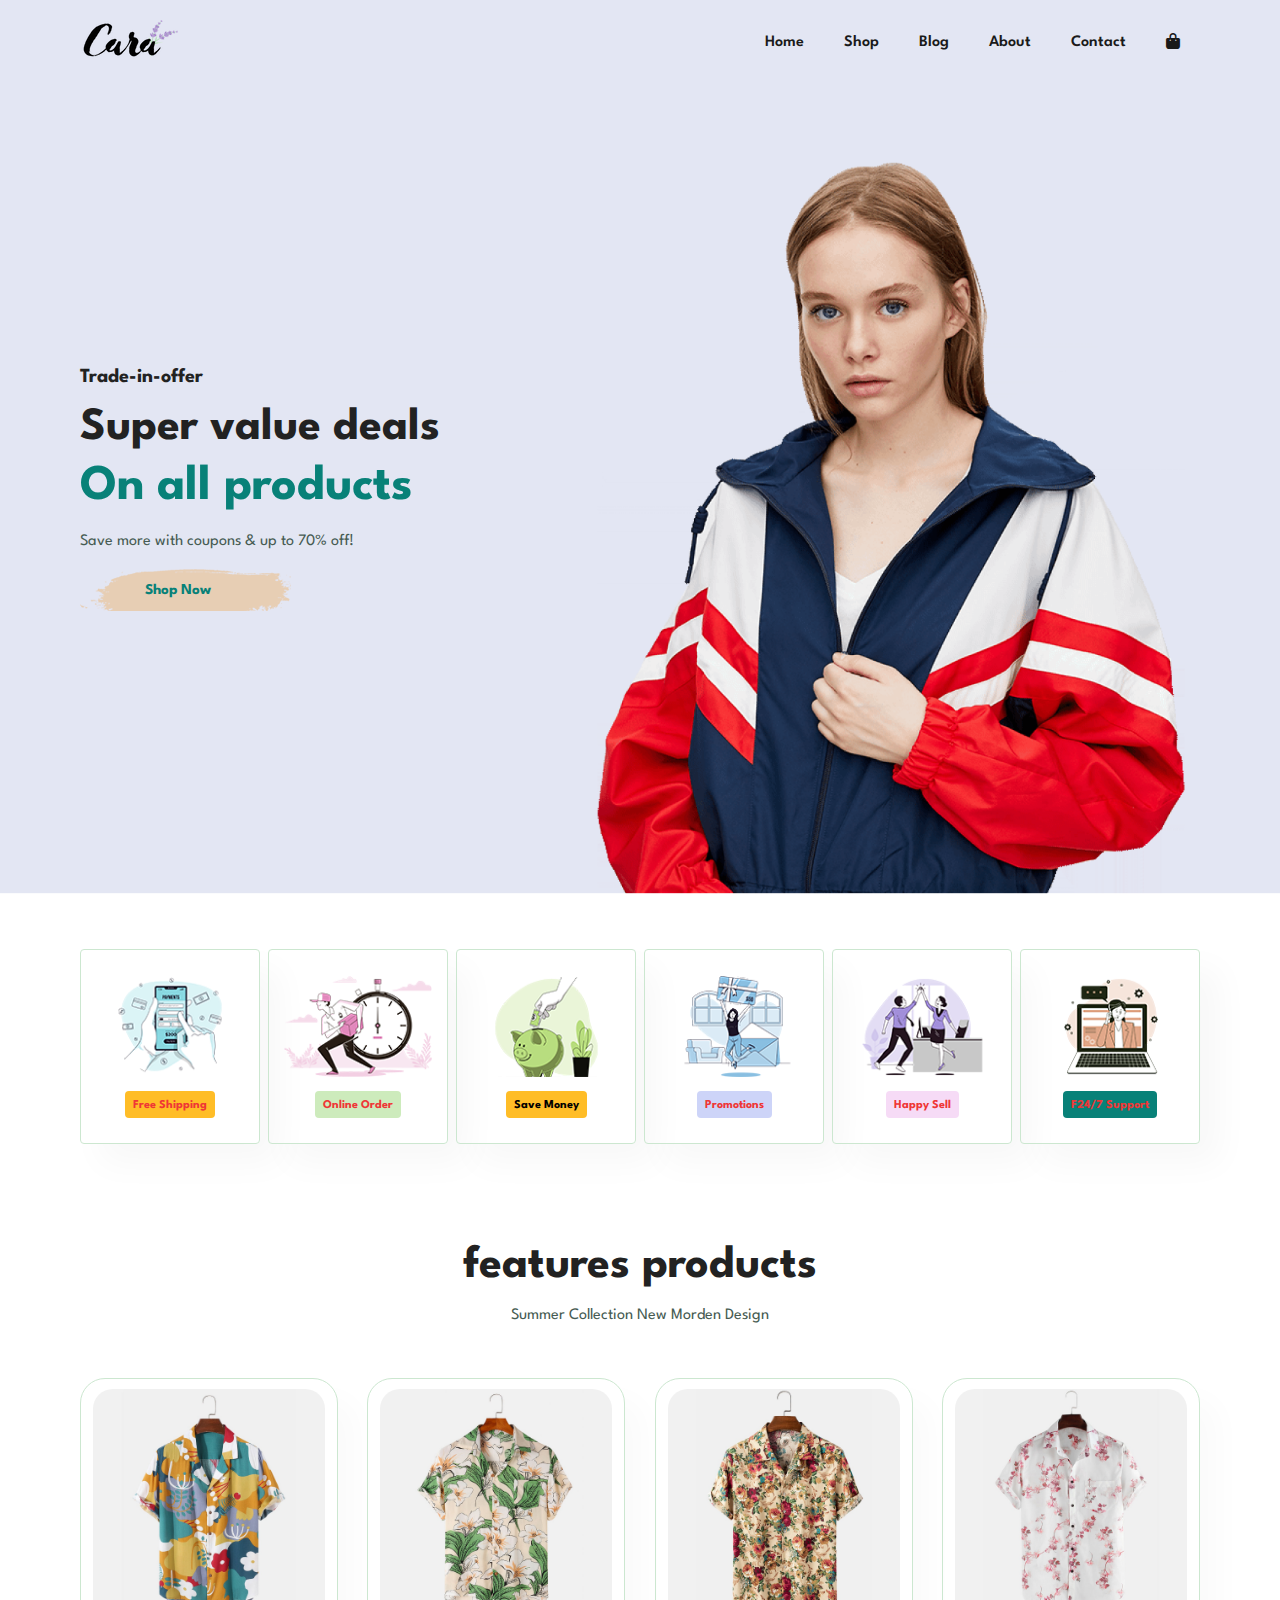
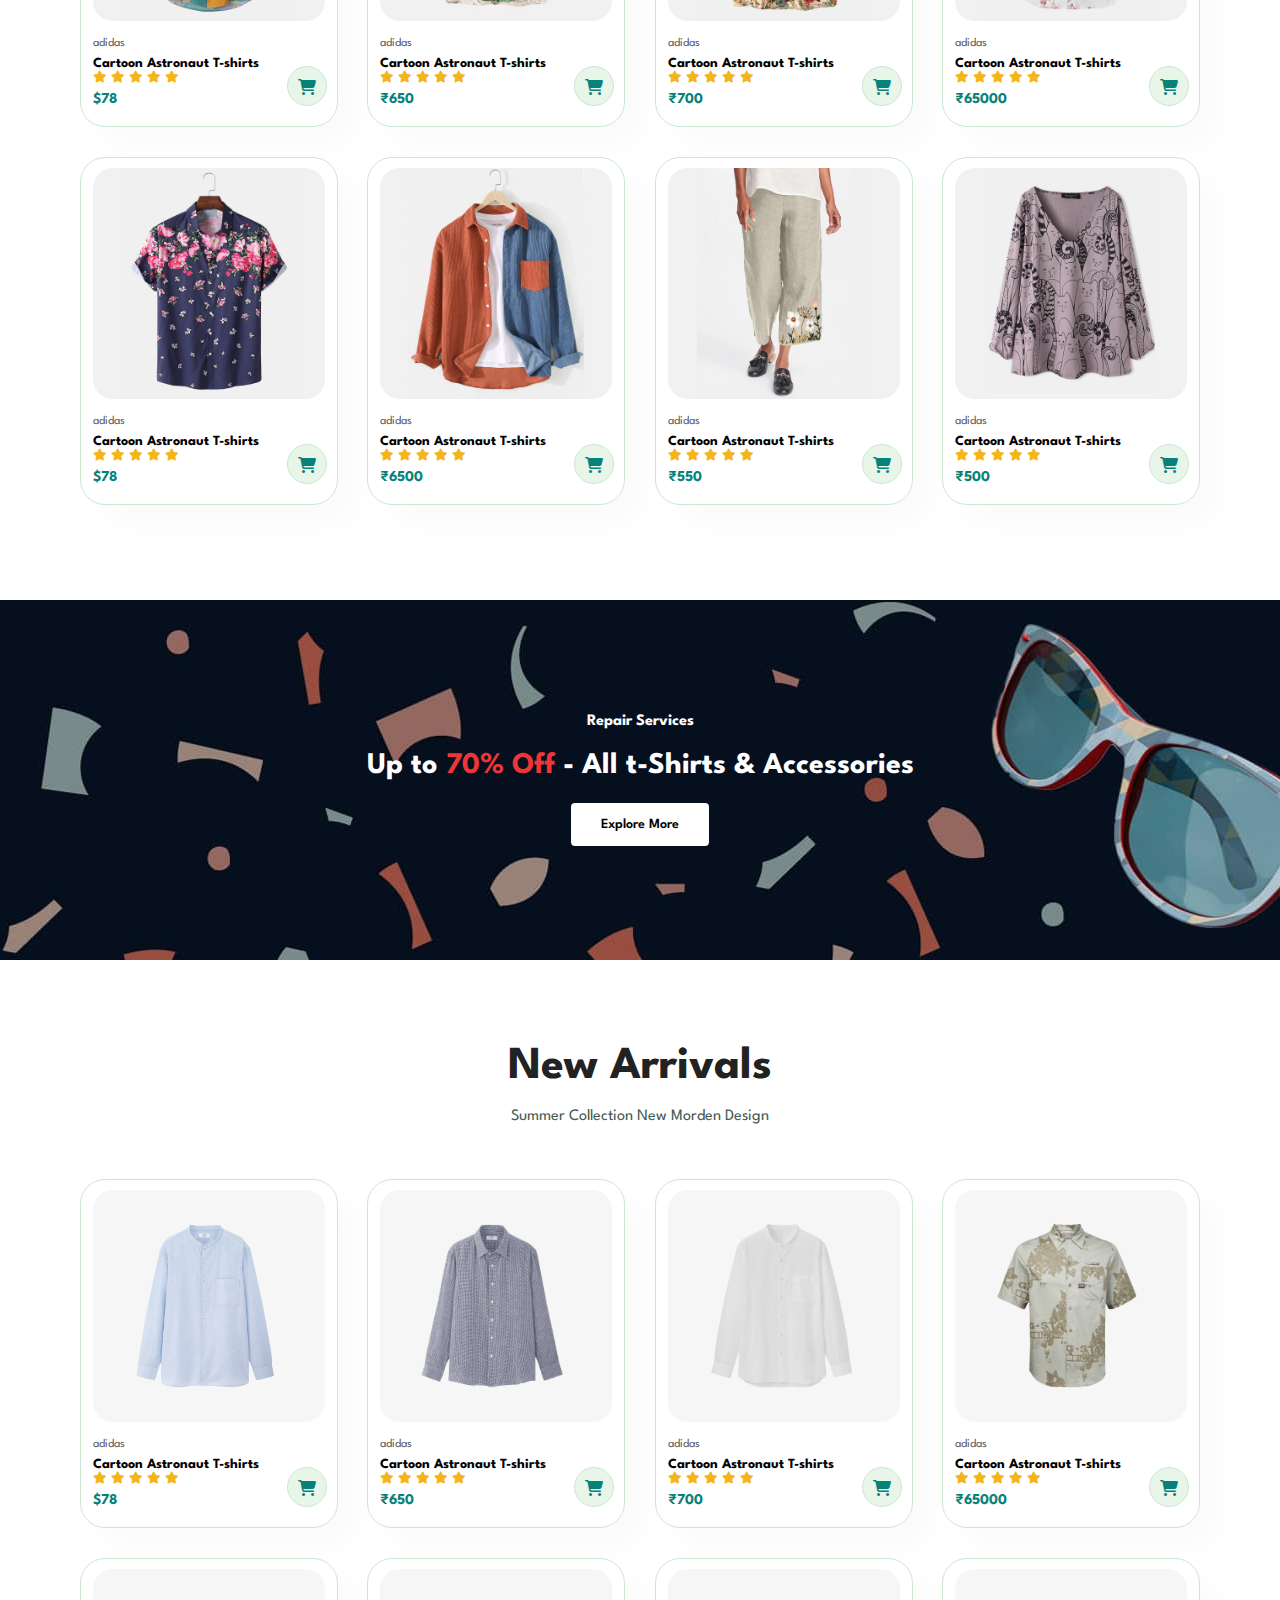
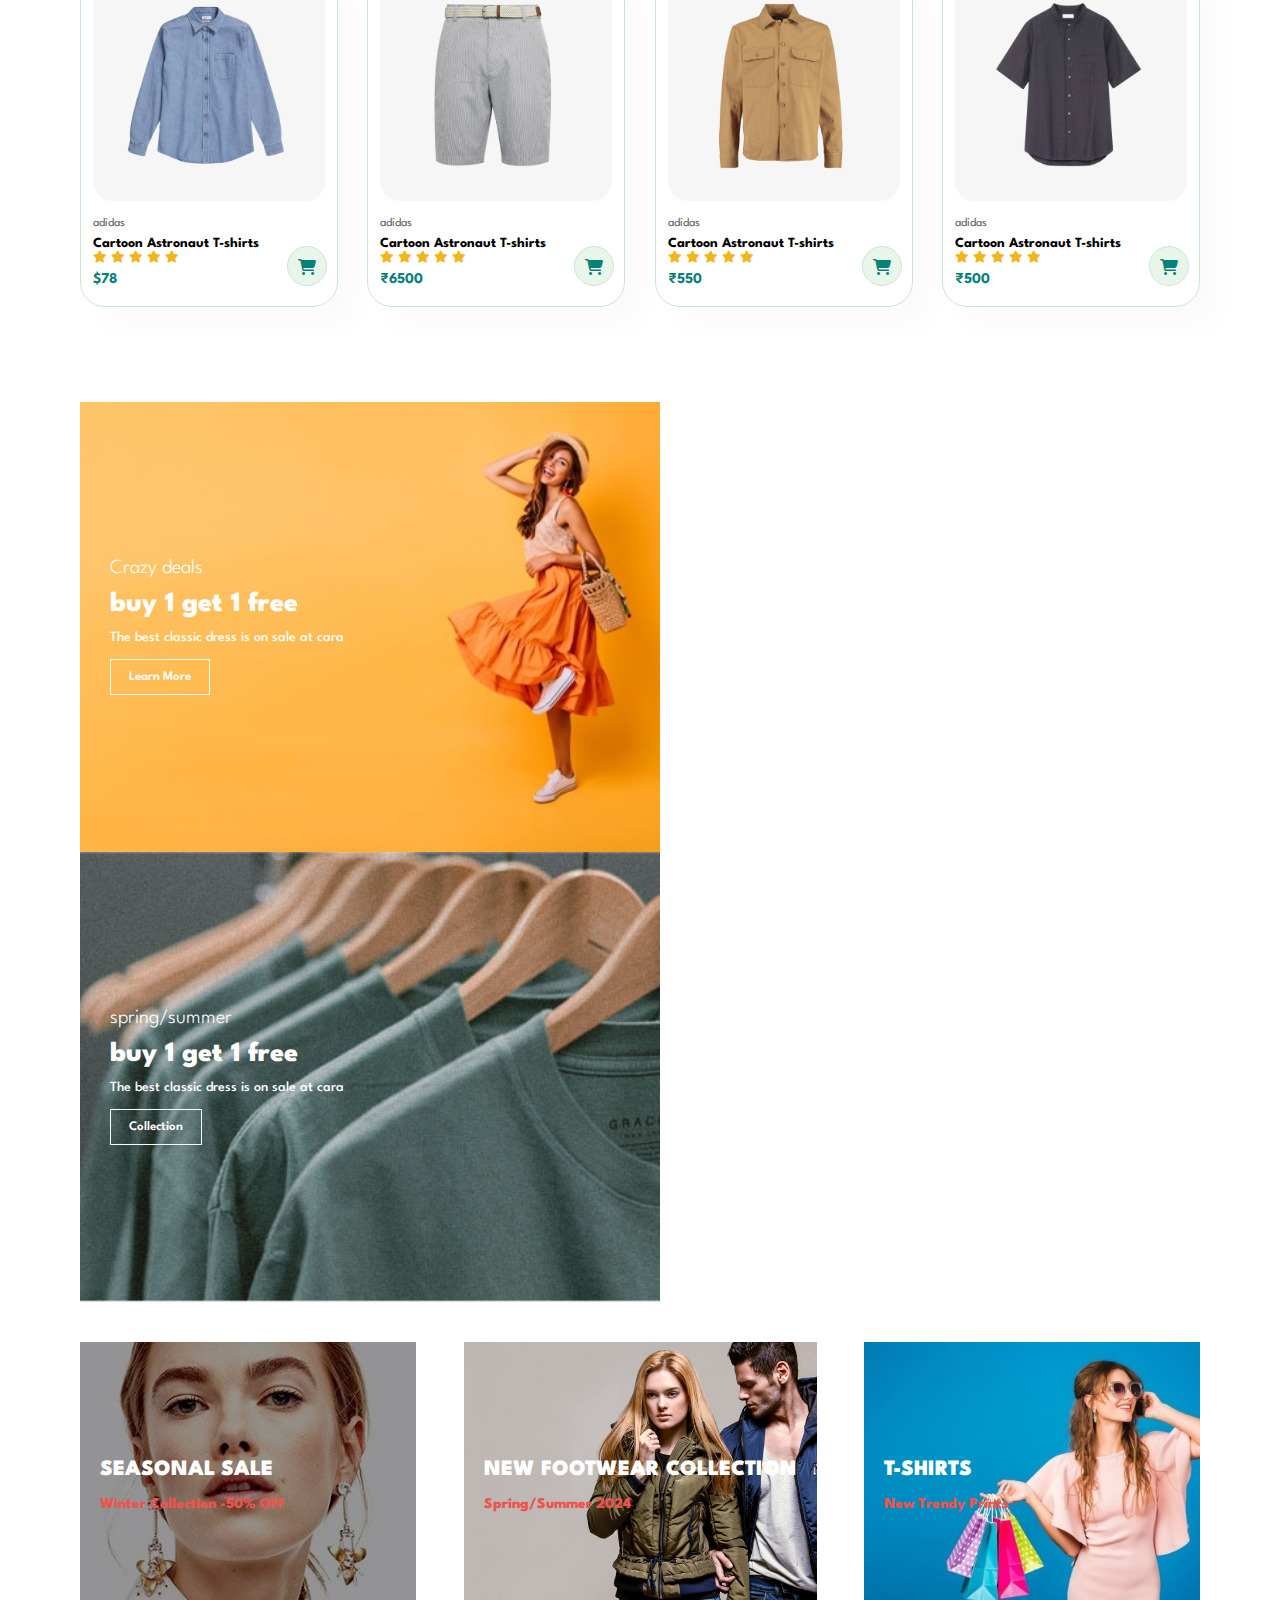
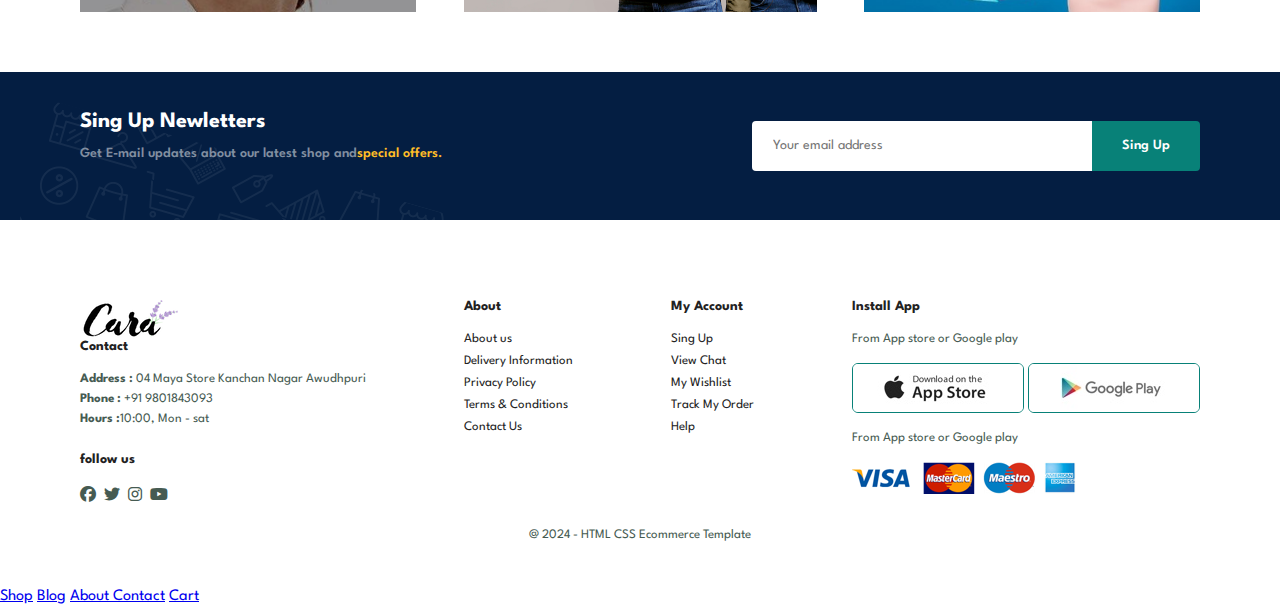
<file: index.html>
<!DOCTYPE html>
<html lang="en">
<head>
    <meta charset="UTF-8">
    <meta name="viewport" content="width=device-width, initial-scale=1.0">
    <title>Ecommerce </title>
    <!-- <link rel="stylesheet" href="path/to/font-awesome/css/font-awesome.min.css"> -->
    <link rel="stylesheet" href="https://cdnjs.cloudflare.com/ajax/libs/font-awesome/6.5.1/css/all.min.css" />
    <link rel="stylesheet" href="style.css">
</head>
<body>
     
    <section id="header">       
        <a href="#"><img src="img/logo.png" class="logo" alt=""></a>

           <div>
            <ul id="navbar">
                <li><a class="active" href="index.html">Home</a></li>
                <li><a href="shop.html">Shop</a></li>
                <li><a href="blog.html">Blog</a></li>
                <li><a href="about.html">About</a></li>
                <li><a href="contact.html">Contact</a></li>
                <!-- <a href="#" id="close"><i class="far fa-times"></i></a> -->
                <li id="lg-bag"><a href="cart.html"><i class="fa-solid fa-bag-shopping"></i></a></li>
                <a href="#" id="close"><i class="far fa-times"></i></a>
            </ul>
        </div>
        <div id="mobile">
            <i id="bar" class="fas fa-outdent"></i>
           <a href="cart.html"><i class="fa-solid fa-bag-shopping"></i></a>
           
        </div>
    </section>

    <section id="hero">
        <h4>Trade-in-offer</h4>
        <h2>Super value deals</h2>
        <h1>On all products</h1>
        <p>Save more with coupons & up to 70% off! </p>
        <button>Shop Now</button>
    </section>
    
<section id="feature" class="section-p1">
    <div class="fe-box">
        <img src="img/features/f1.png" alt="">
        <h6>Free Shipping</h6>
    </div>
    <div class="fe-box">
        <img src="img/features/f2.png" alt="">
        <h6>Online Order</h6>
    </div>
    <div class="fe-box">
        <img src="img/features/f3.png" alt="">
        <h6>Save Money</h6>
    </div>
    <div class="fe-box">
        <img src="img/features/f4.png" alt="">
        <h6>Promotions</h6>
    </div>
    <div class="fe-box">
        <img src="img/features/f5.png" alt="">
        <h6>Happy Sell</h6>
    </div>
    <div class="fe-box">
        <img src="img/features/f6.png" alt="">
        <h6>F24/7 Support</h6>
    </div>
</section>

<section id="product1" class="section-p1">
<h2>features products</h2>
<p>Summer Collection New Morden Design</p>

<div class="pro-container">
    <div class="pro">
        <img src="img/products/f1.jpg" alt="">
        <div class="des">
            <span>adidas</span>
            <h5>Cartoon Astronaut T-shirts</h5>
            <div class="star">
                <i class="fas fa-star"></i>
                <i class="fas fa-star"></i>
                <i class="fas fa-star"></i>
                <i class="fas fa-star"></i>
                <i class="fas fa-star"></i>
            </div>
            <!-- <h4>₹6500</h4> --> 
            <h4>$78</h4>
        </div>
        <a href="#"><i class="fa-solid fa-cart-shopping cart"></i></a>
    </div>

    <div class="pro">
        <img src="img/products/f2.jpg" alt="">
        <div class="des">
            <span>adidas</span>
            <h5>Cartoon Astronaut T-shirts</h5>
            <div class="star">
                <i class="fas fa-star"></i>
                <i class="fas fa-star"></i>
                <i class="fas fa-star"></i>
                <i class="fas fa-star"></i>
                <i class="fas fa-star"></i>
            </div>
            <h4>₹650</h4> 
            <!-- <h4>$78</h4> -->
        </div>
        <a href="#"><i class="fa-solid fa-cart-shopping cart"></i></a>
    </div>

    <div class="pro">
        <img src="img/products/f3.jpg" alt="">
        <div class="des">
            <span>adidas</span>
            <h5>Cartoon Astronaut T-shirts</h5>
            <div class="star">
                <i class="fas fa-star"></i>
                <i class="fas fa-star"></i>
                <i class="fas fa-star"></i>
                <i class="fas fa-star"></i>
                <i class="fas fa-star"></i>
            </div>
            <h4>₹700</h4> 
            <!-- <h4>$70</h4> -->
        </div>
        <a href="#"><i class="fa-solid fa-cart-shopping cart"></i></a>
    </div>

    <div class="pro">
        <img src="img/products/f4.jpg" alt="">
        <div class="des">
            <span>adidas</span>
            <h5>Cartoon Astronaut T-shirts</h5>
            <div class="star">
                <i class="fas fa-star"></i>
                <i class="fas fa-star"></i>
                <i class="fas fa-star"></i>
                <i class="fas fa-star"></i>
                <i class="fas fa-star"></i>
            </div>
            <h4>₹65000</h4> 
            <!-- <h4>$78</h4> -->
        </div>
        <a href="#"><i class="fa-solid fa-cart-shopping cart"></i></a>
    </div>

    <div class="pro">
        <img src="img/products/f5.jpg" alt="">
        <div class="des">
            <span>adidas</span>
            <h5>Cartoon Astronaut T-shirts</h5>
            <div class="star">
                <i class="fas fa-star"></i>
                <i class="fas fa-star"></i>
                <i class="fas fa-star"></i>
                <i class="fas fa-star"></i>
                <i class="fas fa-star"></i>
            </div>
            <!-- <h4>₹6500</h4> --> 
            <h4>$78</h4>
        </div>
        <a href="#"><i class="fa-solid fa-cart-shopping cart"></i></a>
    </div>

    <div class="pro">
        <img src="img/products/f6.jpg" alt="">
        <div class="des">
            <span>adidas</span>
            <h5>Cartoon Astronaut T-shirts</h5>
            <div class="star">
                <i class="fas fa-star"></i>
                <i class="fas fa-star"></i>
                <i class="fas fa-star"></i>
                <i class="fas fa-star"></i>
                <i class="fas fa-star"></i>
            </div>
            <h4>₹6500</h4> 
            <!-- <h4>$78</h4> -->
        </div>
        <a href="#"><i class="fa-solid fa-cart-shopping cart"></i></a>
    </div>

    <div class="pro">
        <img src="img/products/f7.jpg" alt="">
        <div class="des">
            <span>adidas</span>
            <h5>Cartoon Astronaut T-shirts</h5>
            <div class="star">
                <i class="fas fa-star"></i>
                <i class="fas fa-star"></i>
                <i class="fas fa-star"></i>
                <i class="fas fa-star"></i>
                <i class="fas fa-star"></i>
            </div>
            <h4>₹550</h4> 
            <!-- <h4>$78</h4> -->
        </div>
        <a href="#"><i class="fa-solid fa-cart-shopping cart"></i></a>
    </div>

    <div class="pro">
        <img src="img/products/f8.jpg" alt="">
        <div class="des">
            <span>adidas</span>
            <h5>Cartoon Astronaut T-shirts</h5>
            <div class="star">
                <i class="fas fa-star"></i>
                <i class="fas fa-star"></i>
                <i class="fas fa-star"></i>
                <i class="fas fa-star"></i>
                <i class="fas fa-star"></i>
            </div>
            <h4>₹500</h4> 
            <!-- <h4>$78</h4> -->
        </div>
        <a href="#"><i class="fa-solid fa-cart-shopping cart"></i></a>
    </div>


</div>
</section>


<section id="banner" class="section-m1">
    <h4>Repair Services</h4>
    <h2>Up  to <span>70%  Off </span>- All t-Shirts & Accessories </h2>
    <button class="normal">Explore More </button>
</section>


<section id="product1" class="section-p1">
    <h2>New Arrivals</h2>
    <p>Summer Collection New Morden Design</p>
    
    <div class="pro-container">
        <div class="pro">
            <img src="img/products/n1.jpg" alt="">
            <div class="des">
                <span>adidas</span>
                <h5>Cartoon Astronaut T-shirts</h5>
                <div class="star">
                    <i class="fas fa-star"></i>
                    <i class="fas fa-star"></i>
                    <i class="fas fa-star"></i>
                    <i class="fas fa-star"></i>
                    <i class="fas fa-star"></i>
                </div>
                <!-- <h4>₹6500</h4> --> 
                <h4>$78</h4>
            </div>
            <a href="#"><i class="fa-solid fa-cart-shopping cart"></i></a>
        </div>
    
        <div class="pro">
            <img src="img/products/n2.jpg" alt="">
            <div class="des">
                <span>adidas</span>
                <h5>Cartoon Astronaut T-shirts</h5>
                <div class="star">
                    <i class="fas fa-star"></i>
                    <i class="fas fa-star"></i>
                    <i class="fas fa-star"></i>
                    <i class="fas fa-star"></i>
                    <i class="fas fa-star"></i>
                </div>
                <h4>₹650</h4> 
                <!-- <h4>$78</h4> -->
            </div>
            <a href="#"><i class="fa-solid fa-cart-shopping cart"></i></a>
        </div>
    
        <div class="pro">
            <img src="img/products/n3.jpg" alt="">
            <div class="des">
                <span>adidas</span>
                <h5>Cartoon Astronaut T-shirts</h5>
                <div class="star">
                    <i class="fas fa-star"></i>
                    <i class="fas fa-star"></i>
                    <i class="fas fa-star"></i>
                    <i class="fas fa-star"></i>
                    <i class="fas fa-star"></i>
                </div>
                <h4>₹700</h4> 
                <!-- <h4>$70</h4> -->
            </div>
            <a href="#"><i class="fa-solid fa-cart-shopping cart"></i></a>
        </div>
    
        <div class="pro">
            <img src="img/products/n4.jpg" alt="">
            <div class="des">
                <span>adidas</span>
                <h5>Cartoon Astronaut T-shirts</h5>
                <div class="star">
                    <i class="fas fa-star"></i>
                    <i class="fas fa-star"></i>
                    <i class="fas fa-star"></i>
                    <i class="fas fa-star"></i>
                    <i class="fas fa-star"></i>
                </div>
                <h4>₹65000</h4> 
                <!-- <h4>$78</h4> -->
            </div>
            <a href="#"><i class="fa-solid fa-cart-shopping cart"></i></a>
        </div>
    
        <div class="pro">
            <img src="img/products/n5.jpg" alt="">
            <div class="des">
                <span>adidas</span>
                <h5>Cartoon Astronaut T-shirts</h5>
                <div class="star">
                    <i class="fas fa-star"></i>
                    <i class="fas fa-star"></i>
                    <i class="fas fa-star"></i>
                    <i class="fas fa-star"></i>
                    <i class="fas fa-star"></i>
                </div>
                <!-- <h4>₹6500</h4> --> 
                <h4>$78</h4>
            </div>
            <a href="#"><i class="fa-solid fa-cart-shopping cart"></i></a>
        </div>
    
        <div class="pro">
            <img src="img/products/n6.jpg" alt="">
            <div class="des">
                <span>adidas</span>
                <h5>Cartoon Astronaut T-shirts</h5>
                <div class="star">
                    <i class="fas fa-star"></i>
                    <i class="fas fa-star"></i>
                    <i class="fas fa-star"></i>
                    <i class="fas fa-star"></i>
                    <i class="fas fa-star"></i>
                </div>
                <h4>₹6500</h4> 
                <!-- <h4>$78</h4> -->
            </div>
            <a href="#"><i class="fa-solid fa-cart-shopping cart"></i></a>
        </div>
    
        <div class="pro">
            <img src="img/products/n7.jpg" alt="">
            <div class="des">
                <span>adidas</span>
                <h5>Cartoon Astronaut T-shirts</h5>
                <div class="star">
                    <i class="fas fa-star"></i>
                    <i class="fas fa-star"></i>
                    <i class="fas fa-star"></i>
                    <i class="fas fa-star"></i>
                    <i class="fas fa-star"></i>
                </div>
                <h4>₹550</h4> 
                <!-- <h4>$78</h4> -->
            </div>
            <a href="#"><i class="fa-solid fa-cart-shopping cart"></i></a>
        </div>
    
        <div class="pro">
            <img src="img/products/n8.jpg" alt="">
            <div class="des">
                <span>adidas</span>
                <h5>Cartoon Astronaut T-shirts</h5>
                <div class="star">
                    <i class="fas fa-star"></i>
                    <i class="fas fa-star"></i>
                    <i class="fas fa-star"></i>
                    <i class="fas fa-star"></i>
                    <i class="fas fa-star"></i>
                </div>
                <h4>₹500</h4> 
                <!-- <h4>$78</h4> -->
            </div>
            <a href="#"><i class="fa-solid fa-cart-shopping cart"></i></a>
        </div>
    
    
    </div>
    </section>

    <section id="sm-banner" class="section-p1">
        <div class="banner-box">
            <h4>Crazy deals</h4>
            <h2>buy 1 get 1 free</h2>
            <span>The best classic dress is on sale at cara </span>
            <button class="white">Learn More</button>
        </div>

        <div class="banner-box banner-box2">
            <h4>spring/summer</h4>
            <h2>buy 1 get 1 free</h2>
            <span>The best classic dress is on sale at cara </span>
            <button class="white">Collection</button>
        </div>
    </section>

    <section id="banner3">
        <div class="banner-box">
            <h2>SEASONAL SALE</h2>
            <h3>Winter Collection -50% OFF</h3>
        </div>
        <div class="banner-box banner-box2">
            <h2>NEW FOOTWEAR COLLECTION</h2>
            <h3>Spring/Summer 2024</h3>
        </div>
        <div class="banner-box banner-box3">
            <h2>T-SHIRTS</h2>
            <h3>New Trendy Prints</h3> 
        </div>
       
       
    </section>
 
    <section id="newsletter" class="section-p1 section-m1 ">
        <div class="nrwstext">
            <h4>Sing Up Newletters</h4>
            <p>Get E-mail updates about our latest shop and<span>special offers.</span> 

            </p>
        </div>
        <div class="form">
            <input type="text" placeholder="Your email address">
            <button class="normal">Sing Up</button>
        </div>
    </section>

    <footer class="section-p1">
        <div class="col">
            <img  class="logo" src="img/logo.png" alt="">
            <h4>Contact</h4>
            <p><strong>Address :</strong> 04 Maya Store Kanchan Nagar Awudhpuri</p>
            <p><strong>Phone :</strong> +91 9801843093</p>
            <p><strong>Hours :</strong>10:00, Mon - sat</p>
            <div class="follow">
                <h4>follow us</h4>
                <div class="icon">
                    <i class="fa-brands fa-facebook"></i>
                    <i class="fab fa-twitter"></i>
                    <i class="fab fa-instagram"></i>
                    <i class="fab fa-youtube"></i>
                    <i class="fab fa-printerest-p"></i>
                </div>
            </div>
        </div>

        <div class="col">
            <h4>About</h4>
            <a href="#">About us</a>
            <a href="#">Delivery Information</a>
            <a href="#">Privacy Policy</a>
            <a href="#">Terms & Conditions</a>
            <a href="#">Contact Us </a>

        </div>
        <div class="col">
            <h4>My Account</h4>
            <a href="#">Sing Up</a>
            <a href="#">View Chat</a>
            <a href="#">My Wishlist</a>
            <a href="#">Track My Order</a>
            <a href="#">Help </a>

        </div>

        <div class="col install">
            <h4>Install App</h4>
            <p>From App store or Google play</p>
            <div class="row">
                <img src="img/pay/app.jpg" alt="">
                <img src="img/pay/play.jpg" alt="">
            </div>
            <p>From App store or Google play</p>
            <img src="img/pay/pay.png" alt="">
        </div>

        <div class="copyright">
            <p>@ 2024 - HTML CSS Ecommerce Template</p>
        </div>
    </footer>

<a href="shop.html">Shop</a>
<a href="blog.html">Blog</a>
<a href="about.html">About </a>
<a href="contact.html">Contact</a>
<a href="cart.html">Cart</a>


    <script src="script.js"></script>
</body>
</html>
</file>
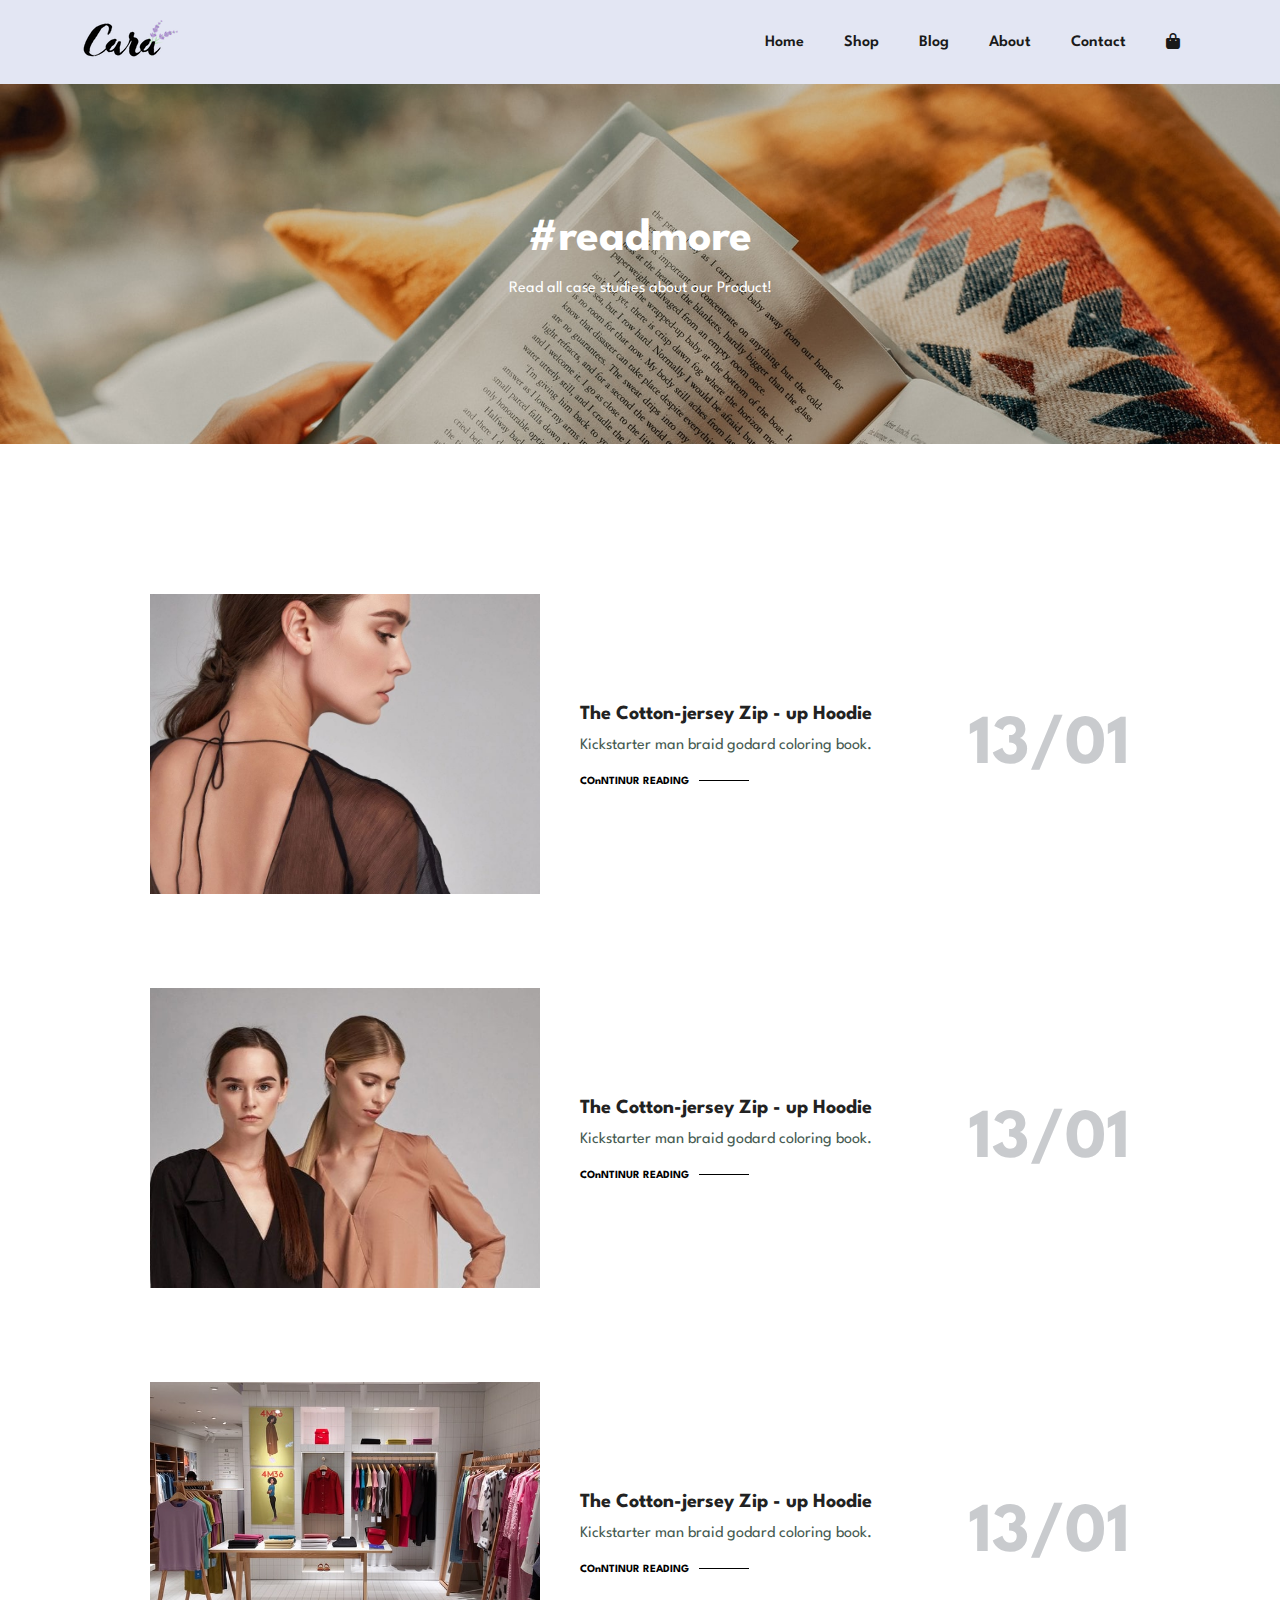
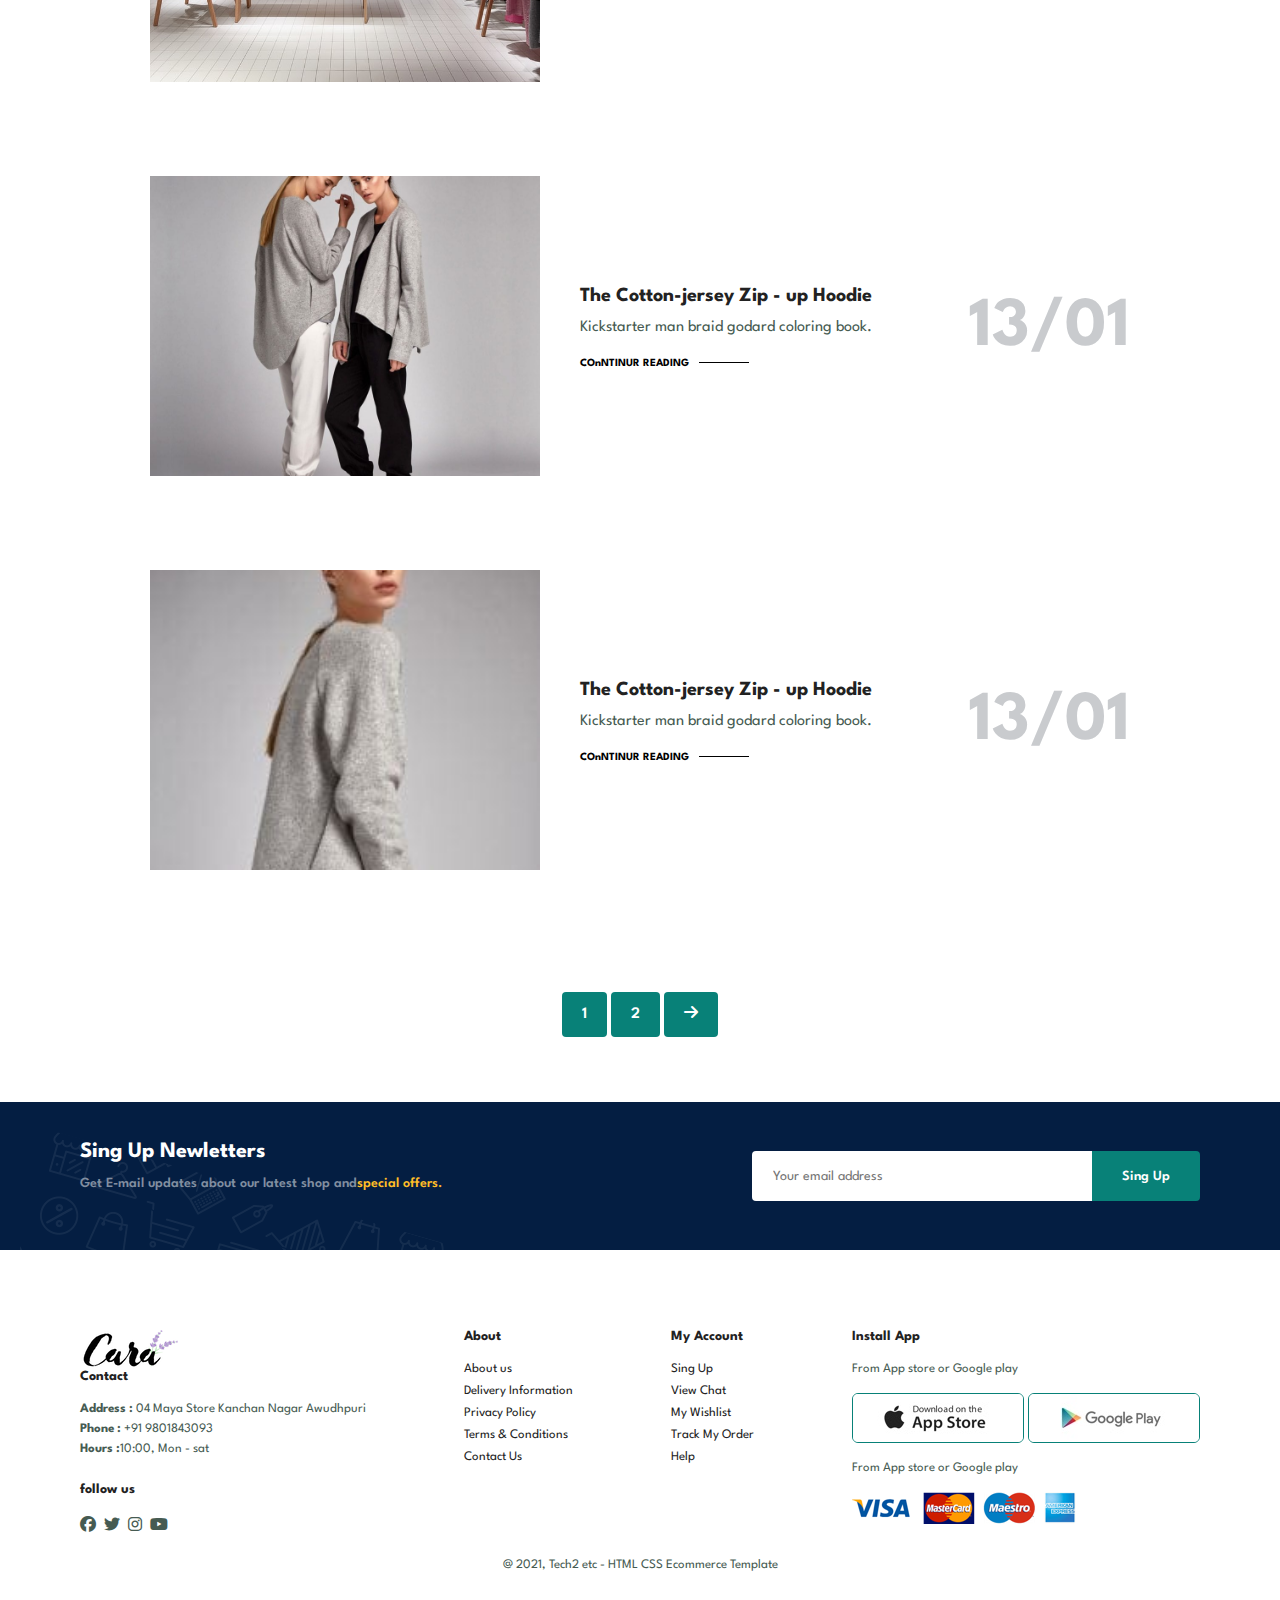
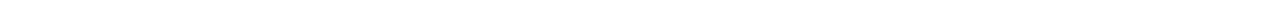
<file: blog.html>
<!DOCTYPE html>
<html lang="en">
<head>
    <meta charset="UTF-8">
    <meta name="viewport" content="width=device-width, initial-scale=1.0">
    <title>Ecommerce </title>
    <!-- <link rel="stylesheet" href="path/to/font-awesome/css/font-awesome.min.css"> -->
    <link rel="stylesheet" href="https://cdnjs.cloudflare.com/ajax/libs/font-awesome/6.5.1/css/all.min.css" />
    <link rel="stylesheet" href="style.css">
</head>
<body>
     
    <section id="header">       
        <a href="#"><img src="img/logo.png" class="logo" alt=""></a>

           <div>
            <ul id="navbar">
                <li><a  href="index.html">Home</a></li>
                <li><a  href="shop.html">Shop</a></li>
                <li><a class="active" href="blog.html">Blog</a></li>
                <li><a href="about.html">About</a></li>
                <li><a href="contact.html">Contact</a></li>
                <!-- <a href="#" id="close"><i class="far fa-times"></i></a> -->
                <li id="lg-bag"><a href="cart.html"><i class="fa-solid fa-bag-shopping"></i></a></li>
                <a href="#" id="close"><i class="far fa-times"></i></a>
            </ul>
        </div>
        <div id="mobile">
            <i id="bar" class="fas fa-outdent"></i>
           <a href="cart.html"><i class="fa-solid fa-bag-shopping"></i></a>
           
        </div>
    </section>

    <section id="page-header" class="blog-header">
  
        <h2>#readmore</h2>

        <p>Read all case studies about our Product! </p>
       
    </section>
    <section id="blog">
        <div class="blog-box">
            <div class="blog-img">
                <img src="img/blog/b1.jpg"alt="">
            </div>
            <div class="blog-details">
                <h4>The Cotton-jersey Zip - up Hoodie </h4>
                <p>Kickstarter man braid godard coloring book.</p>
                <a href="#">COnNTINUR READING</a>
            </div>
            <h1>13/01</h1>
        </div>
        <div class="blog-box">
            <div class="blog-img">
                <img src="img/blog/b2.jpg"alt="">
            </div>
            <div class="blog-details">
                <h4>The Cotton-jersey Zip - up Hoodie </h4>
                <p>Kickstarter man braid godard coloring book.</p>
                <a href="#">COnNTINUR READING</a>
            </div>
            <h1>13/01</h1>
        </div>
        <div class="blog-box">
            <div class="blog-img">
                <img src="img/blog/b3.jpg"alt="">
            </div>
            <div class="blog-details">
                <h4>The Cotton-jersey Zip - up Hoodie </h4>
                <p>Kickstarter man braid godard coloring book.</p>
                <a href="#">COnNTINUR READING</a>
            </div>
            <h1>13/01</h1>
        </div>
        <div class="blog-box">
            <div class="blog-img">
                <img src="img/blog/b4.jpg"alt="">
            </div>
            <div class="blog-details">
                <h4>The Cotton-jersey Zip - up Hoodie </h4>
                <p>Kickstarter man braid godard coloring book.</p>
                <a href="#">COnNTINUR READING</a>
            </div>
            <h1>13/01</h1>
        </div>
        <div class="blog-box">
            <div class="blog-img">
                <img src="img/blog/b5.jpg"alt="">
            </div>
            <div class="blog-details">
                <h4>The Cotton-jersey Zip - up Hoodie </h4>
                <p>Kickstarter man braid godard coloring book.</p>
                <a href="#">COnNTINUR READING</a>
            </div>
            <h1>13/01</h1>
        </div>
    </section>

    <section id="pagenation" class="section-p1">
        <a href="#">1</a>
        <a href="#">2</a>
        <a href="#"><i class="fa-solid fa-arrow-right"></i></a>
    </section>

    <section id="newsletter" class="section-p1 section-m1 ">
        <div class="nrwstext">
            <h4>Sing Up Newletters</h4>
            <p>Get E-mail updates about our latest shop and<span>special offers.</span> 

            </p>
        </div>
        <div class="form">
            <input type="text" placeholder="Your email address">
            <button class="normal">Sing Up</button>
        </div>
    </section>

    <footer class="section-p1">
        <div class="col">
            <img  class="logo" src="img/logo.png" alt="">
            <h4>Contact</h4>
            <p><strong>Address :</strong> 04 Maya Store Kanchan Nagar Awudhpuri</p>
            <p><strong>Phone :</strong> +91 9801843093</p>
            <p><strong>Hours :</strong>10:00, Mon - sat</p>
            <div class="follow">
                <h4>follow us</h4>
                <div class="icon">
                    <i class="fa-brands fa-facebook"></i>
                    <i class="fab fa-twitter"></i>
                    <i class="fab fa-instagram"></i>
                    <i class="fab fa-youtube"></i>
                    <i class="fab fa-printerest-p"></i>
                </div>
            </div>
        </div>

        <div class="col">
            <h4>About</h4>
            <a href="#">About us</a>
            <a href="#">Delivery Information</a>
            <a href="#">Privacy Policy</a>
            <a href="#">Terms & Conditions</a>
            <a href="#">Contact Us </a>

        </div>
        <div class="col">
            <h4>My Account</h4>
            <a href="#">Sing Up</a>
            <a href="#">View Chat</a>
            <a href="#">My Wishlist</a>
            <a href="#">Track My Order</a>
            <a href="#">Help </a>

        </div>

        <div class="col install">
            <h4>Install App</h4>
            <p>From App store or Google play</p>
            <div class="row">
                <img src="img/pay/app.jpg" alt="">
                <img src="img/pay/play.jpg" alt="">
            </div>
            <p>From App store or Google play</p>
            <img src="img/pay/pay.png" alt="">
        </div>

        <div class="copyright">
            <p>@ 2021, Tech2 etc - HTML CSS Ecommerce Template</p>
        </div>
    </footer>
    <script src="script.js"></script>
</body>
</html>
</file>
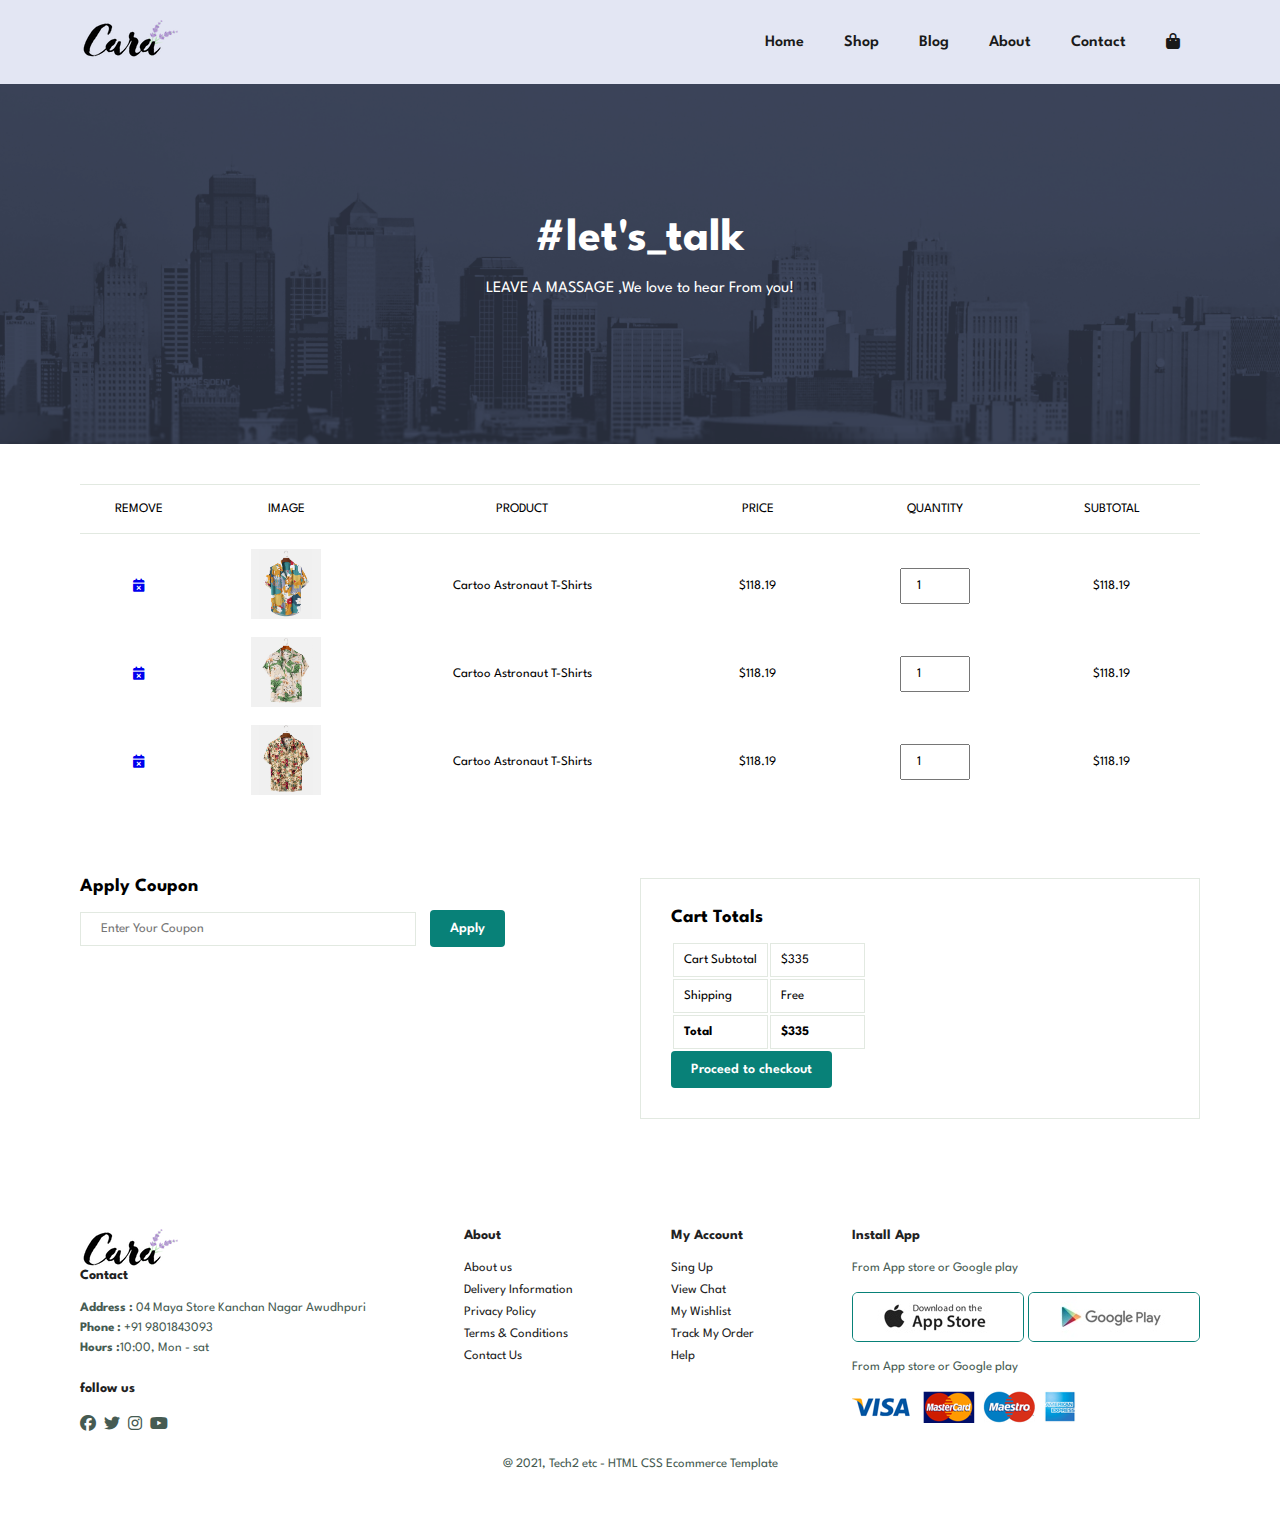
<file: cart.html>
<!DOCTYPE html>
<html lang="en">
<head>
    <meta charset="UTF-8">
    <meta name="viewport" content="width=device-width, initial-scale=1.0">
    <title>Ecommerce </title>
    <!-- <link rel="stylesheet" href="path/to/font-awesome/css/font-awesome.min.css"> -->
    <link rel="stylesheet" href="https://cdnjs.cloudflare.com/ajax/libs/font-awesome/6.5.1/css/all.min.css" />
    <link rel="stylesheet" href="style.css">
</head>
<body>
     
    <section id="header">       
        <a href="#"><img src="img/logo.png" class="logo" alt=""></a>

           <div>
            <ul id="navbar">
                <li><a  href="index.html">Home</a></li>
                <li><a  href="shop.html">Shop</a></li>
                <li><a  href="blog.html">Blog</a></li>
                <li><a  href="about.html">About</a></li>
                <li><a   href="contact.html">Contact</a></li>
                <!-- <a href="#" id="close"><i class="far fa-times"></i></a> -->
                <li id="lg-bag"><a class="active" href="cart.html"><i class="fa-solid fa-bag-shopping"></i></a></li>
                <a href="#" id="close"><i class="far fa-times"></i></a>
            </ul>
        </div>
        <div id="mobile">
            <i id="bar" class="fas fa-outdent"></i>
           <a href="cart.html"><i class="fa-solid fa-bag-shopping"></i></a>
           
        </div>
    </section>

    <section id="page-header" class="about-header">
        <h2>#let's_talk</h2>
        <p>LEAVE A MASSAGE ,We love to hear From you! </p>
    </section>

    <section id="cart" class="section-p1">
        <table width="100%">
            <thead>
                <tr>
                    <td>Remove</td>
                    <td>Image</td>
                    <td>Product</td>
                    <td>Price</td>
                    <td>Quantity</td>
                    <td>Subtotal</td>
                </tr>
            </thead>
            <tbody>
                <tr>
                    <td><a href="#"><i class="fa-solid fa-calendar-xmark"></i></a></td>
                    <td><img src="img/products/f1.jpg" alt=""></td>
                    <td>Cartoo Astronaut T-Shirts</td>
                    <td>$118.19</td>
                    <td><input type="number" value="1"></td>
                    <td>$118.19</td>
                </tr>
                <tr>
                    <td><a href="#"><i class="fa-solid fa-calendar-xmark"></i></a></td>
                    <td><img src="img/products/f2.jpg" alt=""></td>
                    <td>Cartoo Astronaut T-Shirts</td>
                    <td>$118.19</td>
                    <td><input type="number" value="1"></td>
                    <td>$118.19</td>
                </tr>
                <tr>
                    <td><a href="#"><i class="fa-solid fa-calendar-xmark"></i></a></td>
                    <td><img src="img/products/f3.jpg" alt=""></td>
                    <td>Cartoo Astronaut T-Shirts</td>
                    <td>$118.19</td>
                    <td><input type="number" value="1"></td>
                    <td>$118.19</td>
                </tr>
            </tbody>
        </table>
    </section>

<section id="cart-add" class="section-p1">
    <div id="coupon">
        <h3>Apply Coupon</h3>
    <div>
    <input type="text" placeholder="Enter Your Coupon">
    <button class="normal">Apply</button>
</div>
</div>
<div id="Subtotal">
    <h3>Cart Totals</h3>
    <table>
        <tr>
            <td>Cart Subtotal</td>
            <td>$335</td>
        </tr>
        <tr>
            <td>Shipping</td>
            <td>Free</td>
        </tr> 
        <tr>
            <td><strong>Total</strong></td>
            <td><strong>$335</strong></td>
        </tr>
    </table>
    <button class="normal">Proceed to checkout</button>
</div>
</section>

    <footer class="section-p1">
        <div class="col">
            <img  class="logo" src="img/logo.png" alt="">
            <h4>Contact</h4>
            <p><strong>Address :</strong> 04 Maya Store Kanchan Nagar Awudhpuri</p>
            <p><strong>Phone :</strong> +91 9801843093</p>
            <p><strong>Hours :</strong>10:00, Mon - sat</p>
            <div class="follow">
                <h4>follow us</h4>
                <div class="icon">
                    <i class="fa-brands fa-facebook"></i>
                    <i class="fab fa-twitter"></i>
                    <i class="fab fa-instagram"></i>
                    <i class="fab fa-youtube"></i>
                    <i class="fab fa-printerest-p"></i>
                </div>
            </div>
        </div>

        <div class="col">
            <h4>About</h4>
            <a href="#">About us</a>
            <a href="#">Delivery Information</a>
            <a href="#">Privacy Policy</a>
            <a href="#">Terms & Conditions</a>
            <a href="#">Contact Us </a>

        </div>
        <div class="col">
            <h4>My Account</h4>
            <a href="#">Sing Up</a>
            <a href="#">View Chat</a>
            <a href="#">My Wishlist</a>
            <a href="#">Track My Order</a>
            <a href="#">Help </a>

        </div>

        <div class="col install">
            <h4>Install App</h4>
            <p>From App store or Google play</p>
            <div class="row">
                <img src="img/pay/app.jpg" alt="">
                <img src="img/pay/play.jpg" alt="">
            </div>
            <p>From App store or Google play</p>
            <img src="img/pay/pay.png" alt="">
        </div>

        <div class="copyright">
            <p>@ 2021, Tech2 etc - HTML CSS Ecommerce Template</p>
        </div>
    </footer>
  <script src="script.js"> </script>
</body>
</html>
</file>
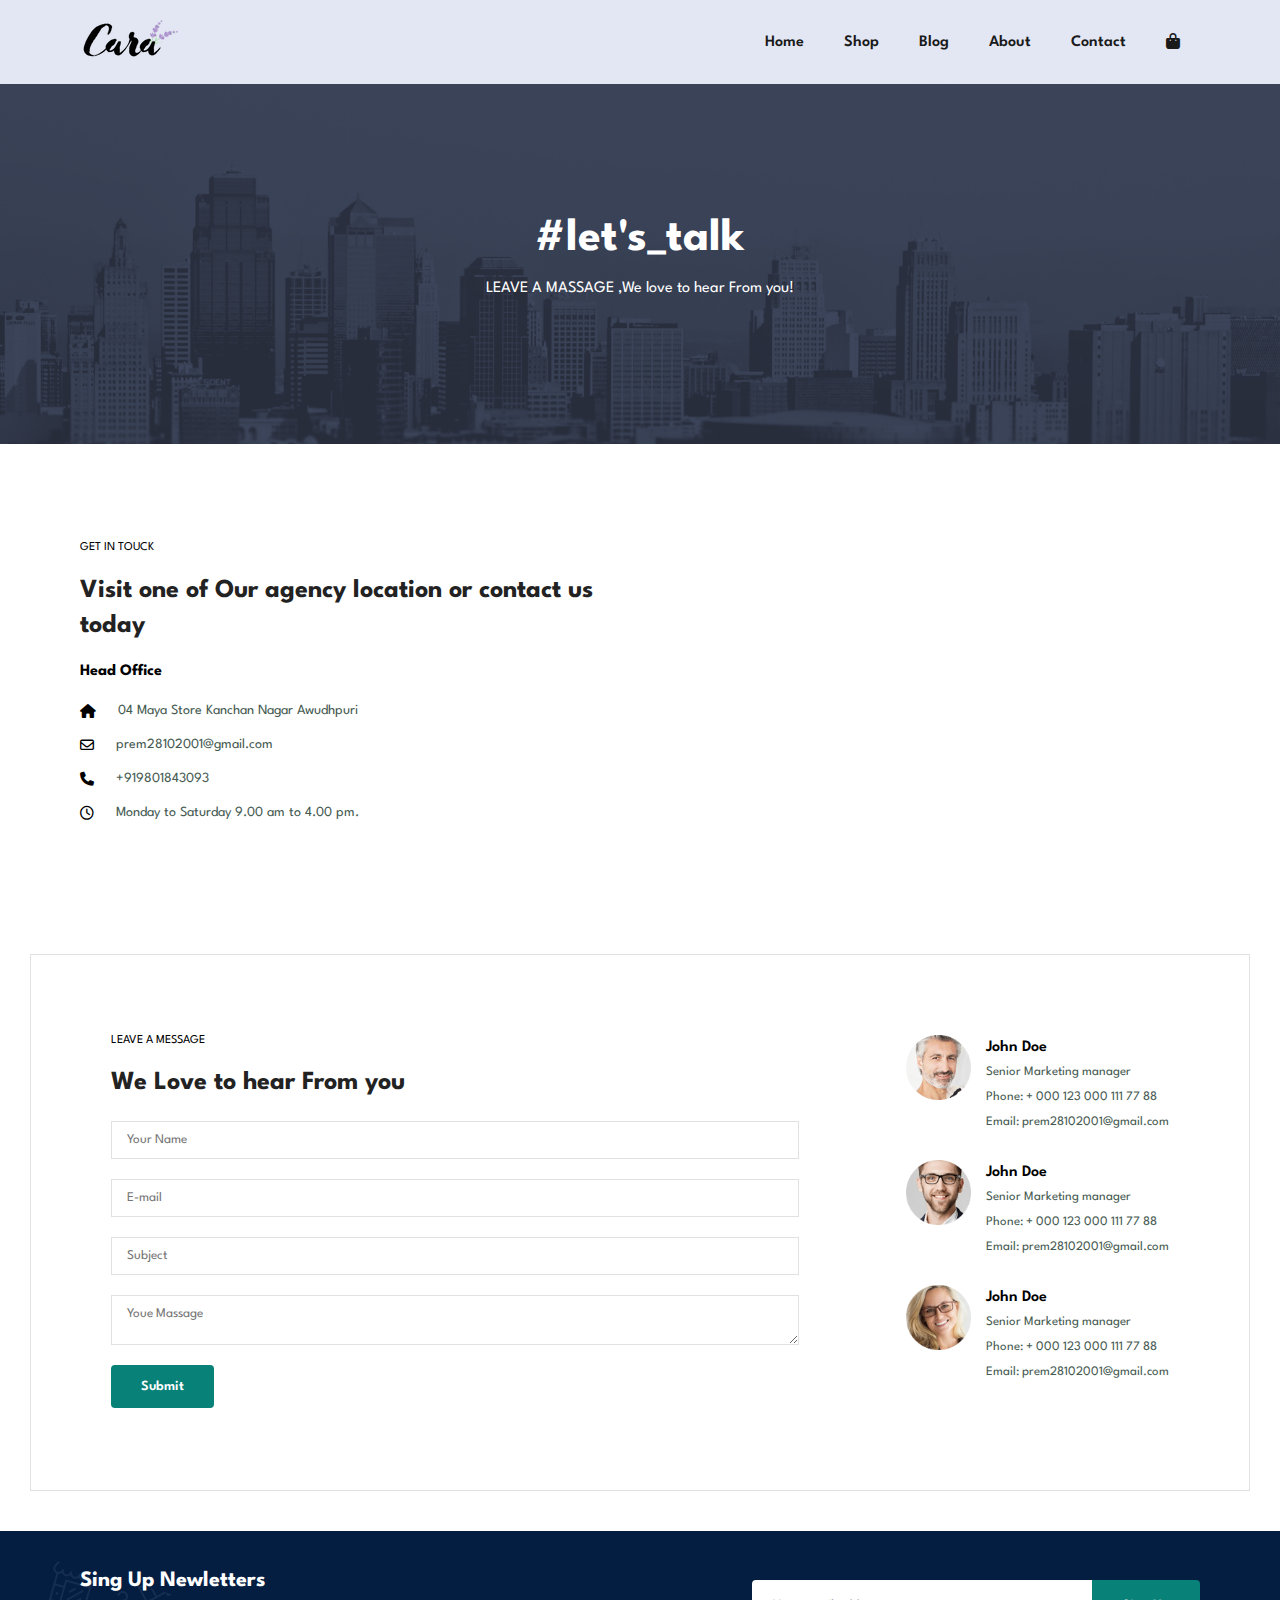
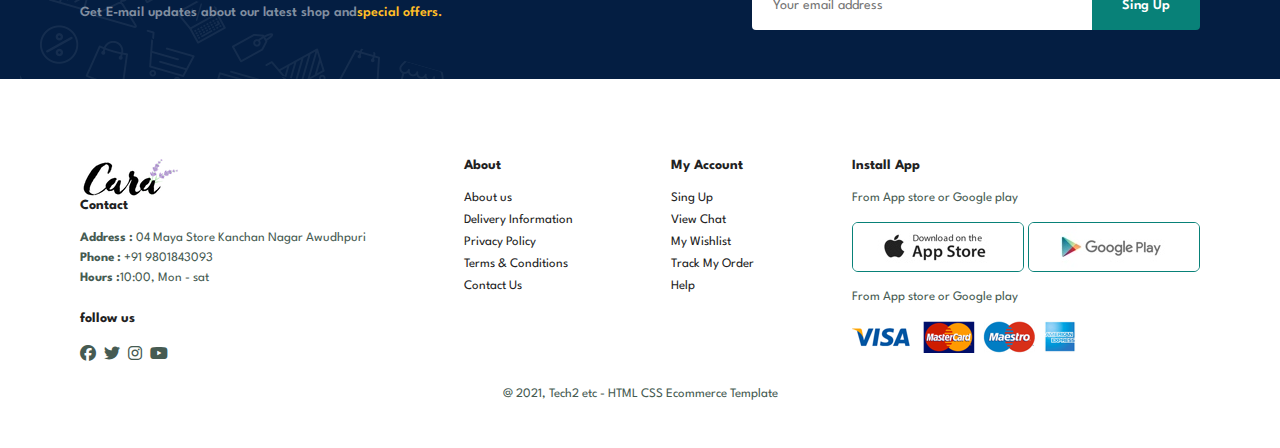
<file: contact.html>
<!DOCTYPE html>
<html lang="en">
<head>
    <meta charset="UTF-8">
    <meta name="viewport" content="width=device-width, initial-scale=1.0">
    <title>Ecommerce </title>
    <!-- <link rel="stylesheet" href="path/to/font-awesome/css/font-awesome.min.css"> -->
    <link rel="stylesheet" href="https://cdnjs.cloudflare.com/ajax/libs/font-awesome/6.5.1/css/all.min.css" />
    <link rel="stylesheet" href="style.css">
</head>
<body>
     
    <section id="header">       
        <a href="#"><img src="img/logo.png" class="logo" alt=""></a>

           <div>
            <ul id="navbar">
                <li><a  href="index.html">Home</a></li>
                <li><a  href="shop.html">Shop</a></li>
                <li><a  href="blog.html">Blog</a></li>
                <li><a  href="about.html">About</a></li>
                <li><a  class="active" href="contact.html">Contact</a></li>
                <!-- <a href="#" id="close"><i class="far fa-times"></i></a> -->
                <li id="lg-bag"><a href="cart.html"><i class="fa-solid fa-bag-shopping"></i></a></li>
                <a href="#" id="close"><i class="far fa-times"></i></a>
            </ul>
        </div>
        <div id="mobile">
            <i id="bar" class="fas fa-outdent"></i>
           <a href="cart.html"><i class="fa-solid fa-bag-shopping"></i></a>
           
        </div>
    </section>

    <section id="page-header" class="about-header">
        <h2>#let's_talk</h2>
        <p>LEAVE A MASSAGE ,We love to hear From you! </p>
    </section>

    <section id="contact-details" class="section-p1">
        <div class="details">
            <span>GET IN TOUCK</span>
            <h2>Visit one of Our agency location or contact us today</h2>
            <h3>Head Office</h3>
            <div>
                <li>
                    <i class="fa-solid fa-house"></i>
                    <p>04 Maya Store Kanchan Nagar Awudhpuri</p>
                </li>
                <li>
                    <i class="fa-regular fa-envelope"></i>
                    <p>prem28102001@gmail.com</p>
                </li>
                <li>
                    <i class="fa-solid fa-phone"></i>
                    <p> +919801843093 </p>
                </li>
                <li>
                    <i class="fa-regular fa-clock"></i>
                    <p>Monday to Saturday 9.00 am to 4.00 pm.</p>
                </li>
             
            </div>
        </div>

        <div class="map">
            <iframe src="https://www.google.com/maps/embed?pb=!1m18!1m12!1m3!1d3667.6095901564963!2d77.327471!3d23.184445!2m3!1f0!2f0!3f0!3m2!1i1024!2i768!4f13.1!3m3!1m2!1s0x397c5c5bd87b2ed9%3A0x73cdb1a57b053753!2sIES%20College%20of%20Technology!5e0!3m2!1sen!2sin!4v1711998252578!5m2!1sen!2sin" width="600" height="450" style="border:0;" allowfullscreen="" loading="lazy" referrerpolicy="no-referrer-when-downgrade"></iframe>
        </div>


    </section>

<section id="form-details">
    <form action="">
        <span>LEAVE A MESSAGE</span>
        <h2>We Love to hear From you</h2>
        <input type="text" placeholder="Your Name">
        <input type="text" placeholder="E-mail">
        <input type="text" placeholder="Subject">
        <textarea name="" id="" cols="30" row="10" placeholder="Youe Massage"></textarea>
        <button class="normal">Submit</button>
    </form>

    <div class="people">
        <div>
            <img src="img/people/1.png" alt="">
            <p><span>John Doe</span> Senior Marketing manager <br> Phone: + 000 123 
                000 111 77 88  <br> Email: prem28102001@gmail.com</p>
       
        </div>
        
        <div>
            <img src="img/people/2.png" alt="">
            <p><span>John Doe</span> Senior Marketing manager <br> Phone: + 000 123 
                000 111 77 88  <br> Email: prem28102001@gmail.com</p>
       
        </div>
       
        <div>
            <img src="img/people/3.png" alt="">
            <p><span>John Doe</span> Senior Marketing manager <br> Phone: + 000 123 
                000 111 77 88  <br> Email: prem28102001@gmail.com</p>
       
        </div>
    </div>


</section>

<section id="newsletter" class="section-p1 section-m1 ">
    <div class="nrwstext">
        <h4>Sing Up Newletters</h4>
        <p>Get E-mail updates about our latest shop and<span>special offers.</span> 

        </p>
    </div>
    <div class="form">
        <input type="text" placeholder="Your email address">
        <button class="normal">Sing Up</button>
    </div>
</section>

    <footer class="section-p1">
        <div class="col">
            <img  class="logo" src="img/logo.png" alt="">
            <h4>Contact</h4>
            <p><strong>Address :</strong> 04 Maya Store Kanchan Nagar Awudhpuri</p>
            <p><strong>Phone :</strong> +91 9801843093</p>
            <p><strong>Hours :</strong>10:00, Mon - sat</p>
            <div class="follow">
                <h4>follow us</h4>
                <div class="icon">
                    <i class="fa-brands fa-facebook"></i>
                    <i class="fab fa-twitter"></i>
                    <i class="fab fa-instagram"></i>
                    <i class="fab fa-youtube"></i>
                    <i class="fab fa-printerest-p"></i>
                </div>
            </div>
        </div>

        <div class="col">
            <h4>About</h4>
            <a href="#">About us</a>
            <a href="#">Delivery Information</a>
            <a href="#">Privacy Policy</a>
            <a href="#">Terms & Conditions</a>
            <a href="#">Contact Us </a>

        </div>
        <div class="col">
            <h4>My Account</h4>
            <a href="#">Sing Up</a>
            <a href="#">View Chat</a>
            <a href="#">My Wishlist</a>
            <a href="#">Track My Order</a>
            <a href="#">Help </a>

        </div>

        <div class="col install">
            <h4>Install App</h4>
            <p>From App store or Google play</p>
            <div class="row">
                <img src="img/pay/app.jpg" alt="">
                <img src="img/pay/play.jpg" alt="">
            </div>
            <p>From App store or Google play</p>
            <img src="img/pay/pay.png" alt="">
        </div>

        <div class="copyright">
            <p>@ 2021, Tech2 etc - HTML CSS Ecommerce Template</p>
        </div>
    </footer>
  <script src="script.js"> </script>
</body>
</html>
</file>
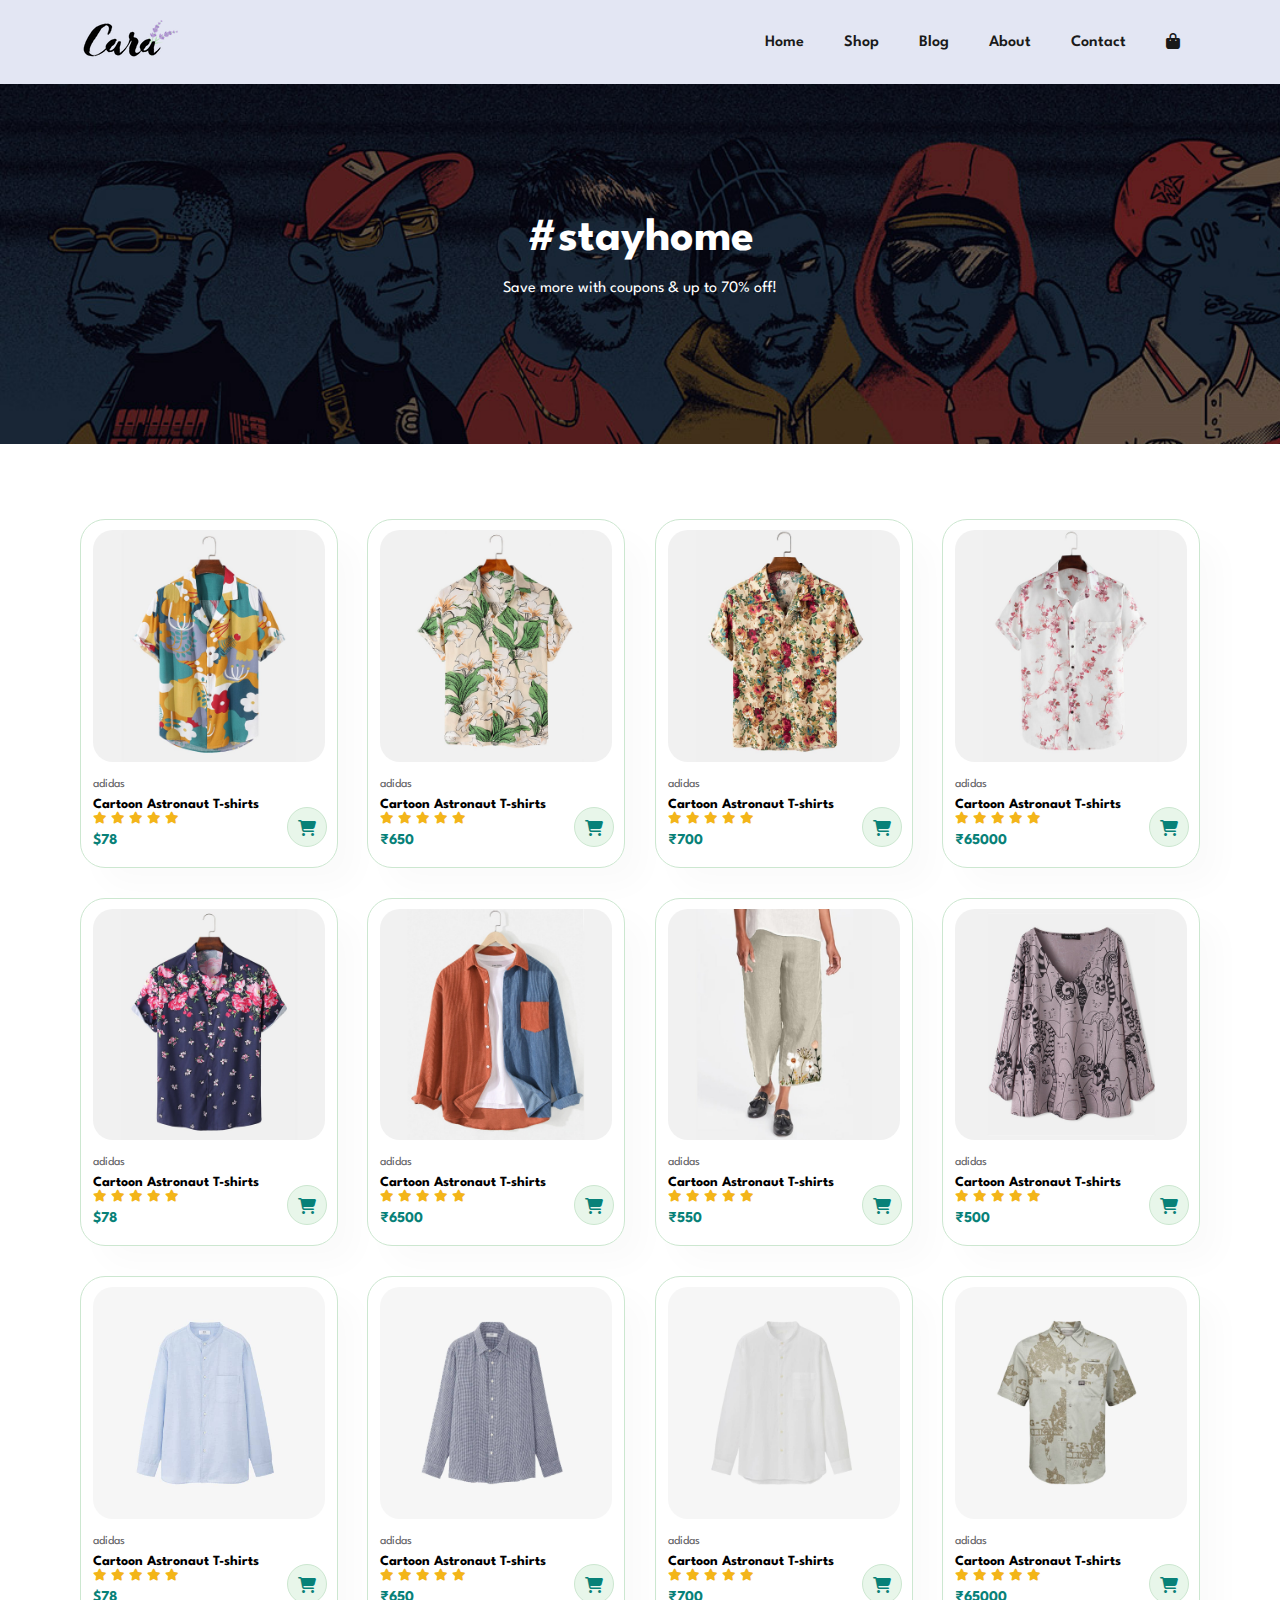
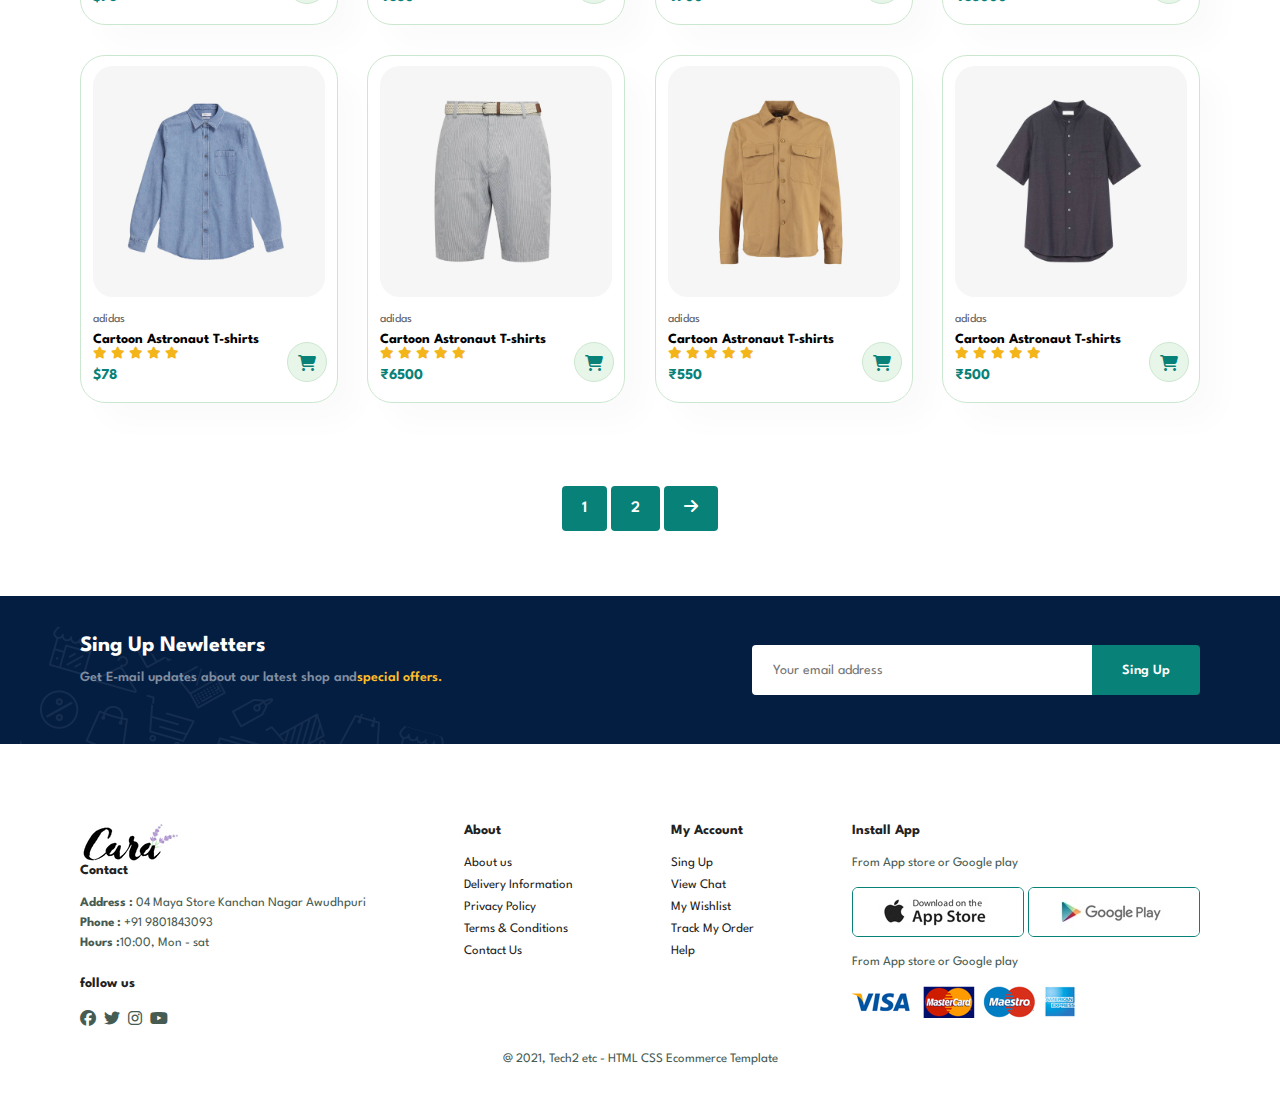
<file: shop.html>
<!DOCTYPE html>
<html lang="en">
<head>
    <meta charset="UTF-8">
    <meta name="viewport" content="width=device-width, initial-scale=1.0">
    <title>Ecommerce </title>
    <!-- <link rel="stylesheet" href="path/to/font-awesome/css/font-awesome.min.css"> -->
    <link rel="stylesheet" href="https://cdnjs.cloudflare.com/ajax/libs/font-awesome/6.5.1/css/all.min.css" />
    <link rel="stylesheet" href="style.css">
</head>
<body>
     
    <section id="header">       
        <a href="#"><img src="img/logo.png" class="logo" alt=""></a>

           <div>
            <ul id="navbar">
                <li><a  href="index.html">Home</a></li>
                <li><a class="active"href="shop.html">Shop</a></li>
                <li><a href="blog.html">Blog</a></li>
                <li><a href="about.html">About</a></li>
                <li><a href="contact.html">Contact</a></li>
                <!-- <a href="#" id="close"><i class="far fa-times"></i></a> -->
                <li id="lg-bag"><a href="cart.html"><i class="fa-solid fa-bag-shopping"></i></a></li>
                <a href="#" id="close"><i class="far fa-times"></i></a>
            </ul>
        </div>
        <div id="mobile">
            <i id="bar" class="fas fa-outdent"></i>
           <a href="cart.html"><i class="fa-solid fa-bag-shopping"></i></a>
           
        </div>
    </section>

    <section id="page-header">
  
        <h2>#stayhome</h2>
        <p>Save more with coupons & up to 70% off!</p>
       
    </section>
    
<section id="product1" class="section-p1">

<div class="pro-container">
    <div class="pro" onclick="window.location.href='sproduct.html';">
        <img src="img/products/f1.jpg" alt="">
        <div class="des">
            <span>adidas</span>
            <h5>Cartoon Astronaut T-shirts</h5>
            <div class="star">
                <i class="fas fa-star"></i>
                <i class="fas fa-star"></i>
                <i class="fas fa-star"></i>
                <i class="fas fa-star"></i>
                <i class="fas fa-star"></i>
            </div>
            <!-- <h4>₹6500</h4> --> 
            <h4>$78</h4>
        </div>
        <a href="#"><i class="fa-solid fa-cart-shopping cart"></i></a>
    </div>

    <div class="pro">
        <img src="img/products/f2.jpg" alt="">
        <div class="des">
            <span>adidas</span>
            <h5>Cartoon Astronaut T-shirts</h5>
            <div class="star">
                <i class="fas fa-star"></i>
                <i class="fas fa-star"></i>
                <i class="fas fa-star"></i>
                <i class="fas fa-star"></i>
                <i class="fas fa-star"></i>
            </div>
            <h4>₹650</h4> 
            <!-- <h4>$78</h4> -->
        </div>
        <a href="#"><i class="fa-solid fa-cart-shopping cart"></i></a>
    </div>

    <div class="pro">
        <img src="img/products/f3.jpg" alt="">
        <div class="des">
            <span>adidas</span>
            <h5>Cartoon Astronaut T-shirts</h5>
            <div class="star">
                <i class="fas fa-star"></i>
                <i class="fas fa-star"></i>
                <i class="fas fa-star"></i>
                <i class="fas fa-star"></i>
                <i class="fas fa-star"></i>
            </div>
            <h4>₹700</h4> 
            <!-- <h4>$70</h4> -->
        </div>
        <a href="#"><i class="fa-solid fa-cart-shopping cart"></i></a>
    </div>

    <div class="pro">
        <img src="img/products/f4.jpg" alt="">
        <div class="des">
            <span>adidas</span>
            <h5>Cartoon Astronaut T-shirts</h5>
            <div class="star">
                <i class="fas fa-star"></i>
                <i class="fas fa-star"></i>
                <i class="fas fa-star"></i>
                <i class="fas fa-star"></i>
                <i class="fas fa-star"></i>
            </div>
            <h4>₹65000</h4> 
            <!-- <h4>$78</h4> -->
        </div>
        <a href="#"><i class="fa-solid fa-cart-shopping cart"></i></a>
    </div>

    <div class="pro">
        <img src="img/products/f5.jpg" alt="">
        <div class="des">
            <span>adidas</span>
            <h5>Cartoon Astronaut T-shirts</h5>
            <div class="star">
                <i class="fas fa-star"></i>
                <i class="fas fa-star"></i>
                <i class="fas fa-star"></i>
                <i class="fas fa-star"></i>
                <i class="fas fa-star"></i>
            </div>
            <!-- <h4>₹6500</h4> --> 
            <h4>$78</h4>
        </div>
        <a href="#"><i class="fa-solid fa-cart-shopping cart"></i></a>
    </div>

    <div class="pro">
        <img src="img/products/f6.jpg" alt="">
        <div class="des">
            <span>adidas</span>
            <h5>Cartoon Astronaut T-shirts</h5>
            <div class="star">
                <i class="fas fa-star"></i>
                <i class="fas fa-star"></i>
                <i class="fas fa-star"></i>
                <i class="fas fa-star"></i>
                <i class="fas fa-star"></i>
            </div>
            <h4>₹6500</h4> 
            <!-- <h4>$78</h4> -->
        </div>
        <a href="#"><i class="fa-solid fa-cart-shopping cart"></i></a>
    </div>

    <div class="pro">
        <img src="img/products/f7.jpg" alt="">
        <div class="des">
            <span>adidas</span>
            <h5>Cartoon Astronaut T-shirts</h5>
            <div class="star">
                <i class="fas fa-star"></i>
                <i class="fas fa-star"></i>
                <i class="fas fa-star"></i>
                <i class="fas fa-star"></i>
                <i class="fas fa-star"></i>
            </div>
            <h4>₹550</h4> 
            <!-- <h4>$78</h4> -->
        </div>
        <a href="#"><i class="fa-solid fa-cart-shopping cart"></i></a>
    </div>

    <div class="pro">
        <img src="img/products/f8.jpg" alt="">
        <div class="des">
            <span>adidas</span>
            <h5>Cartoon Astronaut T-shirts</h5>
            <div class="star">
                <i class="fas fa-star"></i>
                <i class="fas fa-star"></i>
                <i class="fas fa-star"></i>
                <i class="fas fa-star"></i>
                <i class="fas fa-star"></i>
            </div>
            <h4>₹500</h4> 
            <!-- <h4>$78</h4> -->
        </div>
        <a href="#"><i class="fa-solid fa-cart-shopping cart"></i></a>
    </div>

        <div class="pro">
            <img src="img/products/n1.jpg" alt="">
            <div class="des">
                <span>adidas</span>
                <h5>Cartoon Astronaut T-shirts</h5>
                <div class="star">
                    <i class="fas fa-star"></i>
                    <i class="fas fa-star"></i>
                    <i class="fas fa-star"></i>
                    <i class="fas fa-star"></i>
                    <i class="fas fa-star"></i>
                </div>
                <!-- <h4>₹6500</h4> --> 
                <h4>$78</h4>
            </div>
            <a href="#"><i class="fa-solid fa-cart-shopping cart"></i></a>
        </div>
    
        <div class="pro">
            <img src="img/products/n2.jpg" alt="">
            <div class="des">
                <span>adidas</span>
                <h5>Cartoon Astronaut T-shirts</h5>
                <div class="star">
                    <i class="fas fa-star"></i>
                    <i class="fas fa-star"></i>
                    <i class="fas fa-star"></i>
                    <i class="fas fa-star"></i>
                    <i class="fas fa-star"></i>
                </div>
                <h4>₹650</h4> 
                <!-- <h4>$78</h4> -->
            </div>
            <a href="#"><i class="fa-solid fa-cart-shopping cart"></i></a>
        </div>
    
        <div class="pro">
            <img src="img/products/n3.jpg" alt="">
            <div class="des">
                <span>adidas</span>
                <h5>Cartoon Astronaut T-shirts</h5>
                <div class="star">
                    <i class="fas fa-star"></i>
                    <i class="fas fa-star"></i>
                    <i class="fas fa-star"></i>
                    <i class="fas fa-star"></i>
                    <i class="fas fa-star"></i>
                </div>
                <h4>₹700</h4> 
                <!-- <h4>$70</h4> -->
            </div>
            <a href="#"><i class="fa-solid fa-cart-shopping cart"></i></a>
        </div>
    
        <div class="pro">
            <img src="img/products/n4.jpg" alt="">
            <div class="des">
                <span>adidas</span>
                <h5>Cartoon Astronaut T-shirts</h5>
                <div class="star">
                    <i class="fas fa-star"></i>
                    <i class="fas fa-star"></i>
                    <i class="fas fa-star"></i>
                    <i class="fas fa-star"></i>
                    <i class="fas fa-star"></i>
                </div>
                <h4>₹65000</h4> 
                <!-- <h4>$78</h4> -->
            </div>
            <a href="#"><i class="fa-solid fa-cart-shopping cart"></i></a>
        </div>
    
        <div class="pro">
            <img src="img/products/n5.jpg" alt="">
            <div class="des">
                <span>adidas</span>
                <h5>Cartoon Astronaut T-shirts</h5>
                <div class="star">
                    <i class="fas fa-star"></i>
                    <i class="fas fa-star"></i>
                    <i class="fas fa-star"></i>
                    <i class="fas fa-star"></i>
                    <i class="fas fa-star"></i>
                </div>
                <!-- <h4>₹6500</h4> --> 
                <h4>$78</h4>
            </div>
            <a href="#"><i class="fa-solid fa-cart-shopping cart"></i></a>
        </div>
    
        <div class="pro">
            <img src="img/products/n6.jpg" alt="">
            <div class="des">
                <span>adidas</span>
                <h5>Cartoon Astronaut T-shirts</h5>
                <div class="star">
                    <i class="fas fa-star"></i>
                    <i class="fas fa-star"></i>
                    <i class="fas fa-star"></i>
                    <i class="fas fa-star"></i>
                    <i class="fas fa-star"></i>
                </div>
                <h4>₹6500</h4> 
                <!-- <h4>$78</h4> -->
            </div>
            <a href="#"><i class="fa-solid fa-cart-shopping cart"></i></a>
        </div>
    
        <div class="pro">
            <img src="img/products/n7.jpg" alt="">
            <div class="des">
                <span>adidas</span>
                <h5>Cartoon Astronaut T-shirts</h5>
                <div class="star">
                    <i class="fas fa-star"></i>
                    <i class="fas fa-star"></i>
                    <i class="fas fa-star"></i>
                    <i class="fas fa-star"></i>
                    <i class="fas fa-star"></i>
                </div>
                <h4>₹550</h4> 
                <!-- <h4>$78</h4> -->
            </div>
            <a href="#"><i class="fa-solid fa-cart-shopping cart"></i></a>
        </div>
    
        <div class="pro">
            <img src="img/products/n8.jpg" alt="">
            <div class="des">
                <span>adidas</span>
                <h5>Cartoon Astronaut T-shirts</h5>
                <div class="star">
                    <i class="fas fa-star"></i>
                    <i class="fas fa-star"></i>
                    <i class="fas fa-star"></i>
                    <i class="fas fa-star"></i>
                    <i class="fas fa-star"></i>
                </div>
                <h4>₹500</h4> 
                <!-- <h4>$78</h4> -->
            </div>
            <a href="#"><i class="fa-solid fa-cart-shopping cart"></i></a>
        </div>
    
    
    </div>
    </section>

    <section id="pagenation" class="section-p1">
        <a href="#">1</a>
        <a href="#">2</a>
        <a href="#"><i class="fa-solid fa-arrow-right"></i></a>
    </section>

    <section id="newsletter" class="section-p1 section-m1 ">
        <div class="nrwstext">
            <h4>Sing Up Newletters</h4>
            <p>Get E-mail updates about our latest shop and<span>special offers.</span> 

            </p>
        </div>
        <div class="form">
            <input type="text" placeholder="Your email address">
            <button class="normal">Sing Up</button>
        </div>
    </section>

    <footer class="section-p1">
        <div class="col">
            <img  class="logo" src="img/logo.png" alt="">
            <h4>Contact</h4>
            <p><strong>Address :</strong> 04 Maya Store Kanchan Nagar Awudhpuri</p>
            <p><strong>Phone :</strong> +91 9801843093</p>
            <p><strong>Hours :</strong>10:00, Mon - sat</p>
            <div class="follow">
                <h4>follow us</h4>
                <div class="icon">
                    <i class="fa-brands fa-facebook"></i>
                    <i class="fab fa-twitter"></i>
                    <i class="fab fa-instagram"></i>
                    <i class="fab fa-youtube"></i>
                    <i class="fab fa-printerest-p"></i>
                </div>
            </div>
        </div>

        <div class="col">
            <h4>About</h4>
            <a href="#">About us</a>
            <a href="#">Delivery Information</a>
            <a href="#">Privacy Policy</a>
            <a href="#">Terms & Conditions</a>
            <a href="#">Contact Us </a>

        </div>
        <div class="col">
            <h4>My Account</h4>
            <a href="#">Sing Up</a>
            <a href="#">View Chat</a>
            <a href="#">My Wishlist</a>
            <a href="#">Track My Order</a>
            <a href="#">Help </a>

        </div>

        <div class="col install">
            <h4>Install App</h4>
            <p>From App store or Google play</p>
            <div class="row">
                <img src="img/pay/app.jpg" alt="">
                <img src="img/pay/play.jpg" alt="">
            </div>
            <p>From App store or Google play</p>
            <img src="img/pay/pay.png" alt="">
        </div>

        <div class="copyright">
            <p>@ 2021, Tech2 etc - HTML CSS Ecommerce Template</p>
        </div>
    </footer>
    <script src="script.js"></script>
</body>
</html>
</file>
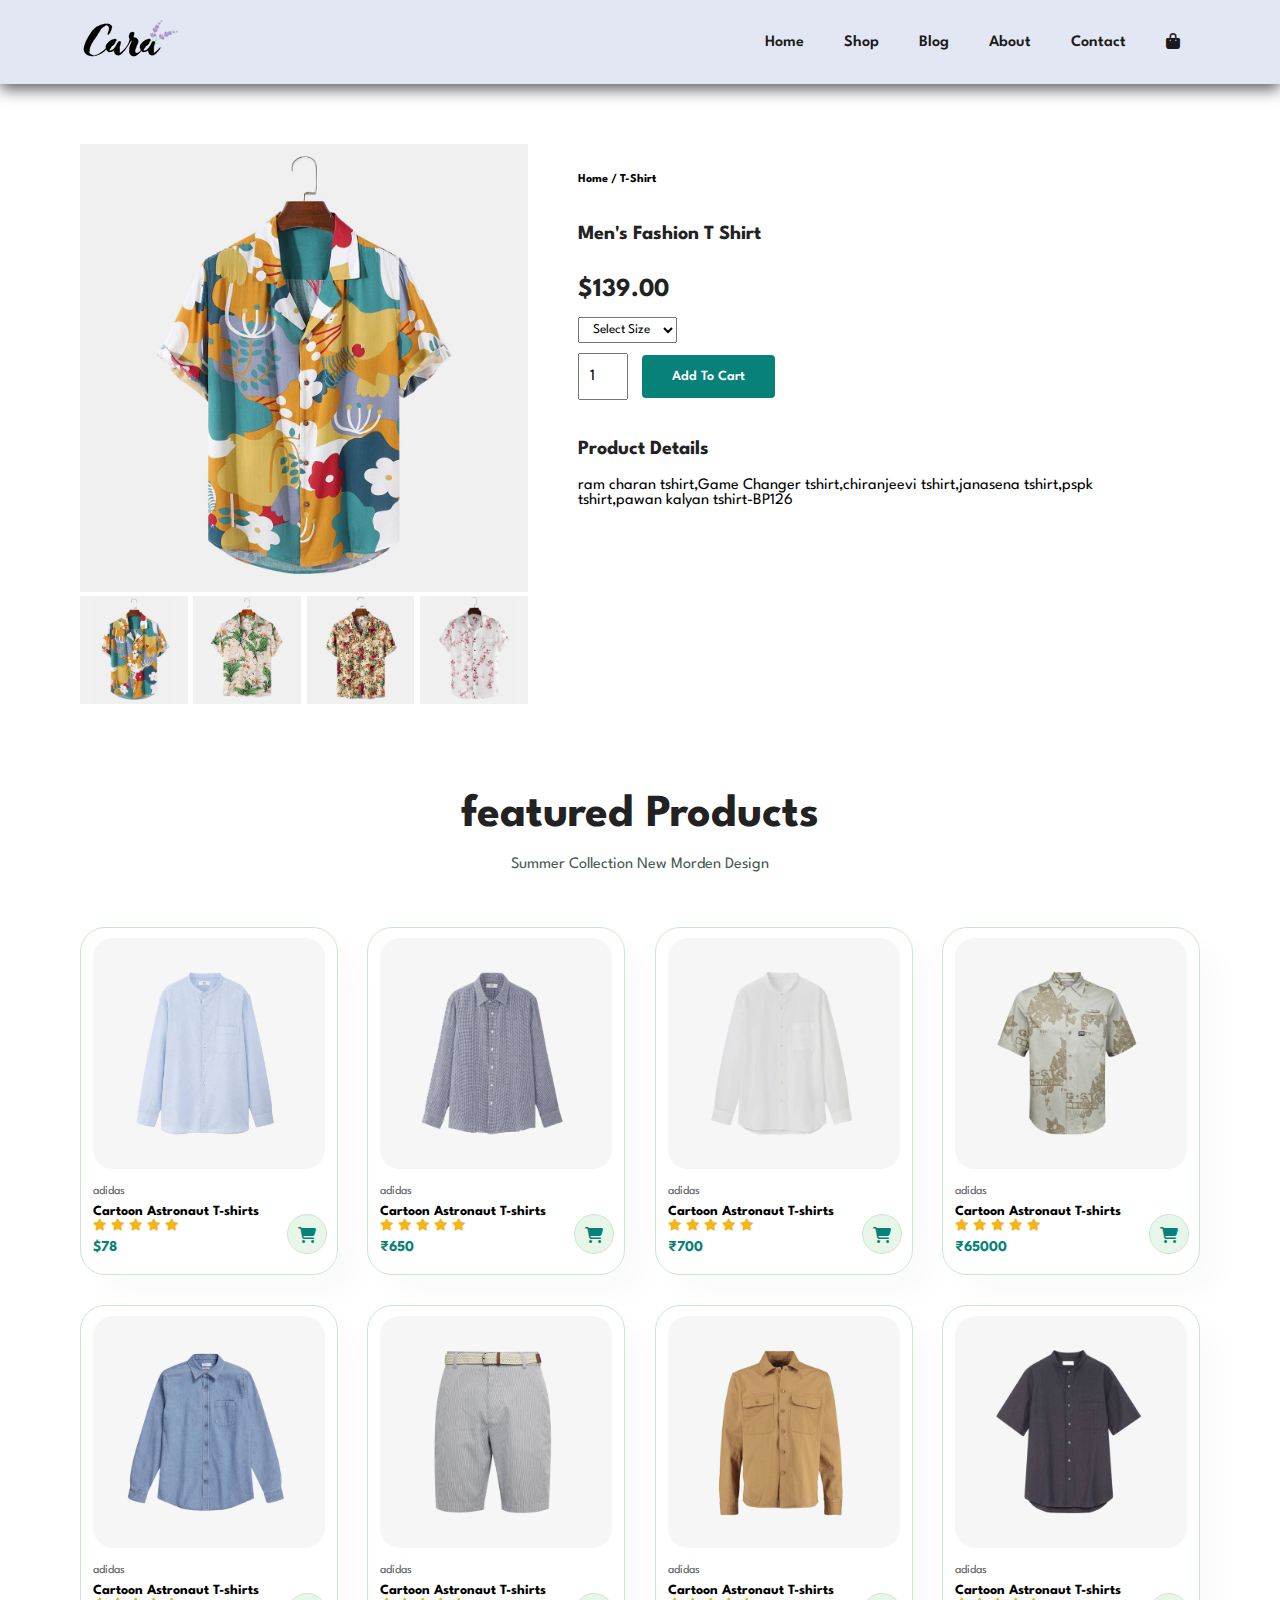
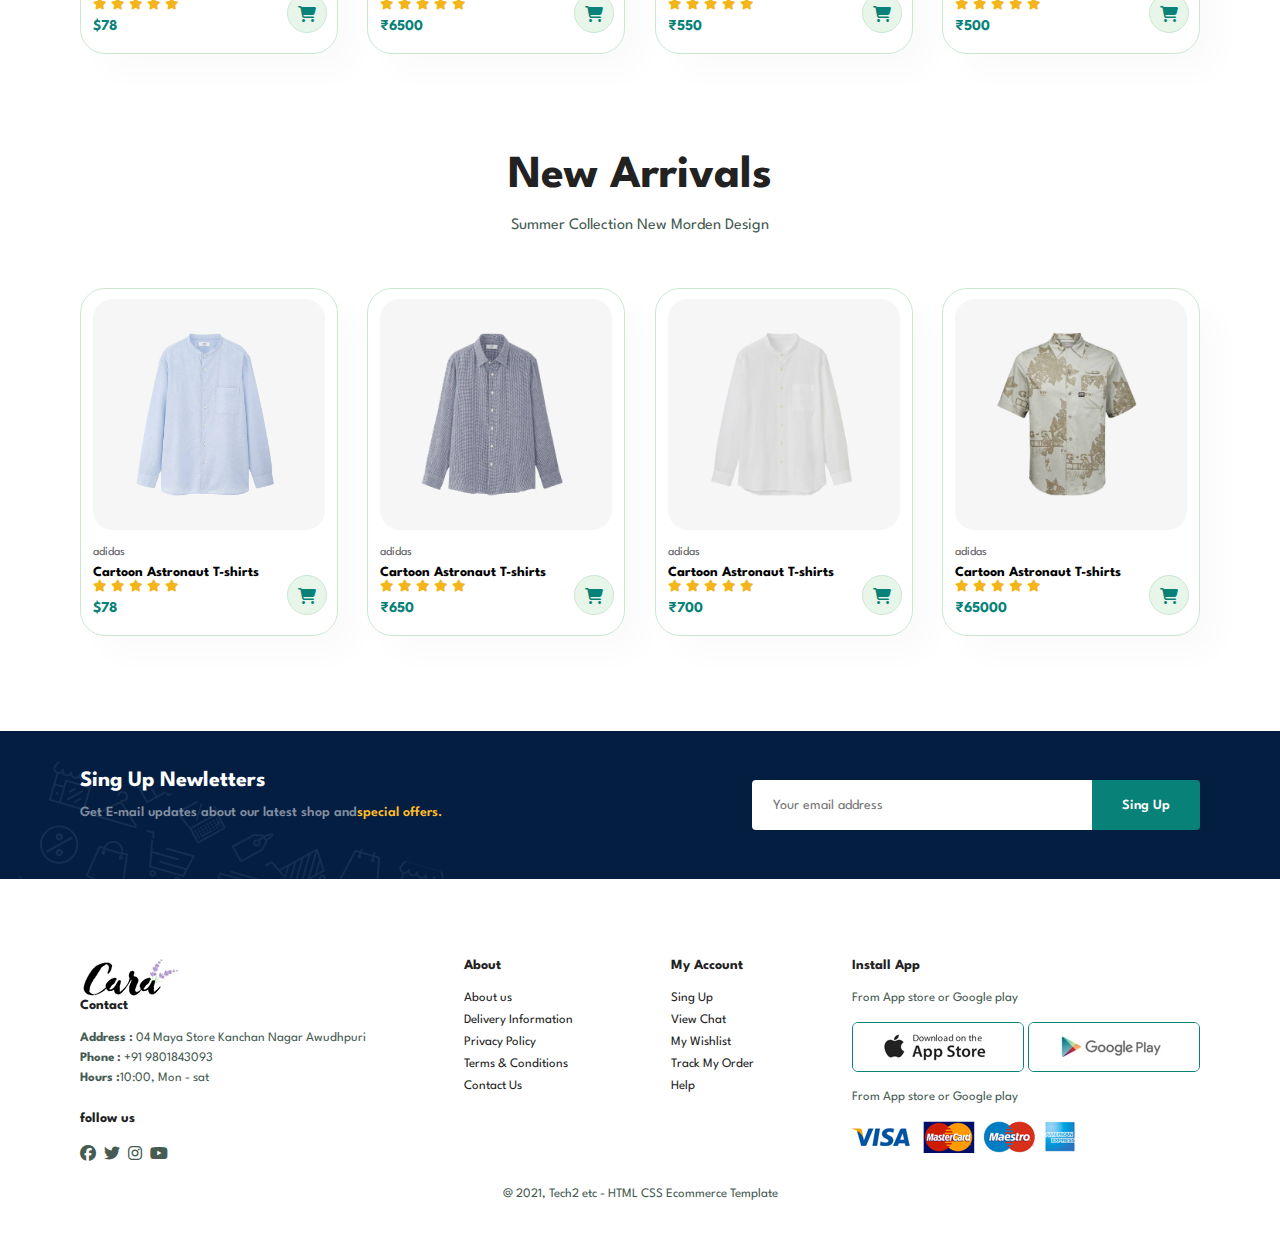
<file: sproduct.html>
<!DOCTYPE html>
<html lang="en">
<head>
    <meta charset="UTF-8">
    <meta name="viewport" content="width=device-width, initial-scale=1.0">
    <title>Ecommerce </title>
    <!-- <link rel="stylesheet" href="path/to/font-awesome/css/font-awesome.min.css"> -->
    <link rel="stylesheet" href="https://cdnjs.cloudflare.com/ajax/libs/font-awesome/6.5.1/css/all.min.css" />
    <link rel="stylesheet" href="style.css">
</head>
<body>
     
    <section id="header">       
        <a href="#"><img src="img/logo.png" class="logo" alt=""></a>

           <div>
            <ul id="navbar">
                <li><a  href="index.html">Home</a></li>
                <li><a class="active"href="shop.html">Shop</a></li>
                <li><a href="blog.html">Blog</a></li>
                <li><a href="about.html">About</a></li>
                <li><a href="contact.html">Contact</a></li>
                <!-- <a href="#" id="close"><i class="far fa-times"></i></a> -->
                <li id="lg-bag"><a href="cart.html"><i class="fa-solid fa-bag-shopping"></i></a></li>
                <a href="#" id="close"><i class="far fa-times"></i></a>
            </ul>
        </div>
        <div id="mobile">
            <i id="bar" class="fas fa-outdent"></i>
           <a href="cart.html"><i class="fa-solid fa-bag-shopping"></i></a>
           
        </div>
    </section>
<section id="prodetails" class="section-p1">
    <div class="single-pro-image">
      <img src="img/products/f1.jpg"  width="100%" id="MainImg" alt=""> 
      <div class="small-img-group">
        <div class="small-img-col">
            <img src="img/products/f1.jpg" width="100%" class="small-img" alt=""> 
        </div>
        <div class="small-img-col">
            <img src="img/products/f2.jpg" width="100%" class="small-img" alt=""> 
        </div>
        <div class="small-img-col">
            <img src="img/products/f3.jpg" width="100%" class="small-img" alt=""> 
        </div>
        <div class="small-img-col">
            <img src="img/products/f4.jpg" width="100%" class="small-img" alt=""> 
        </div>
      </div>
    </div>

    <div class="single-pro-details">
        <h6>Home / T-Shirt</h6>
        <h4>Men's Fashion T Shirt</h4>
        <h2>$139.00</h2>
        <select>
            <option>Select Size</option>
            <option>XL</option>
            <option>XXL</option>
            <option>Small</option>
            <option>Large</option>
        </select>
        <input type="number" value="1">
        <button class="normal">Add To Cart</button>
        <h4>Product Details</h4>
        <spam>ram charan tshirt,Game Changer tshirt,chiranjeevi tshirt,janasena tshirt,pspk tshirt,pawan kalyan tshirt-BP126</spam>

    </div>
</section>
<section id="product1" class="section-p1">
    <h2>featured Products</h2>
    <p>Summer Collection New Morden Design</p>
    
    <div class="pro-container">
        <div class="pro">
            <img src="img/products/n1.jpg" alt="">
            <div class="des">
                <span>adidas</span>
                <h5>Cartoon Astronaut T-shirts</h5>
                <div class="star">
                    <i class="fas fa-star"></i>
                    <i class="fas fa-star"></i>
                    <i class="fas fa-star"></i>
                    <i class="fas fa-star"></i>
                    <i class="fas fa-star"></i>
                </div>
                <!-- <h4>₹6500</h4> --> 
                <h4>$78</h4>
            </div>
            <a href="#"><i class="fa-solid fa-cart-shopping cart"></i></a>
        </div>
    
        <div class="pro">
            <img src="img/products/n2.jpg" alt="">
            <div class="des">
                <span>adidas</span>
                <h5>Cartoon Astronaut T-shirts</h5>
                <div class="star">
                    <i class="fas fa-star"></i>
                    <i class="fas fa-star"></i>
                    <i class="fas fa-star"></i>
                    <i class="fas fa-star"></i>
                    <i class="fas fa-star"></i>
                </div>
                <h4>₹650</h4> 
                <!-- <h4>$78</h4> -->
            </div>
            <a href="#"><i class="fa-solid fa-cart-shopping cart"></i></a>
        </div>
    
        <div class="pro">
            <img src="img/products/n3.jpg" alt="">
            <div class="des">
                <span>adidas</span>
                <h5>Cartoon Astronaut T-shirts</h5>
                <div class="star">
                    <i class="fas fa-star"></i>
                    <i class="fas fa-star"></i>
                    <i class="fas fa-star"></i>
                    <i class="fas fa-star"></i>
                    <i class="fas fa-star"></i>
                </div>
                <h4>₹700</h4> 
                <!-- <h4>$70</h4> -->
            </div>
            <a href="#"><i class="fa-solid fa-cart-shopping cart"></i></a>
        </div>
    
        <div class="pro">
            <img src="img/products/n4.jpg" alt="">
            <div class="des">
                <span>adidas</span>
                <h5>Cartoon Astronaut T-shirts</h5>
                <div class="star">
                    <i class="fas fa-star"></i>
                    <i class="fas fa-star"></i>
                    <i class="fas fa-star"></i>
                    <i class="fas fa-star"></i>
                    <i class="fas fa-star"></i>
                </div>
                <h4>₹65000</h4> 
                <!-- <h4>$78</h4> -->
            </div>
            <a href="#"><i class="fa-solid fa-cart-shopping cart"></i></a>
        </div>
    
        <div class="pro">
            <img src="img/products/n5.jpg" alt="">
            <div class="des">
                <span>adidas</span>
                <h5>Cartoon Astronaut T-shirts</h5>
                <div class="star">
                    <i class="fas fa-star"></i>
                    <i class="fas fa-star"></i>
                    <i class="fas fa-star"></i>
                    <i class="fas fa-star"></i>
                    <i class="fas fa-star"></i>
                </div>
                <!-- <h4>₹6500</h4> --> 
                <h4>$78</h4>
            </div>
            <a href="#"><i class="fa-solid fa-cart-shopping cart"></i></a>
        </div>
    
        <div class="pro">
            <img src="img/products/n6.jpg" alt="">
            <div class="des">
                <span>adidas</span>
                <h5>Cartoon Astronaut T-shirts</h5>
                <div class="star">
                    <i class="fas fa-star"></i>
                    <i class="fas fa-star"></i>
                    <i class="fas fa-star"></i>
                    <i class="fas fa-star"></i>
                    <i class="fas fa-star"></i>
                </div>
                <h4>₹6500</h4> 
                <!-- <h4>$78</h4> -->
            </div>
            <a href="#"><i class="fa-solid fa-cart-shopping cart"></i></a>
        </div>
    
        <div class="pro">
            <img src="img/products/n7.jpg" alt="">
            <div class="des">
                <span>adidas</span>
                <h5>Cartoon Astronaut T-shirts</h5>
                <div class="star">
                    <i class="fas fa-star"></i>
                    <i class="fas fa-star"></i>
                    <i class="fas fa-star"></i>
                    <i class="fas fa-star"></i>
                    <i class="fas fa-star"></i>
                </div>
                <h4>₹550</h4> 
                <!-- <h4>$78</h4> -->
            </div>
            <a href="#"><i class="fa-solid fa-cart-shopping cart"></i></a>
        </div>
    
        <div class="pro">
            <img src="img/products/n8.jpg" alt="">
            <div class="des">
                <span>adidas</span>
                <h5>Cartoon Astronaut T-shirts</h5>
                <div class="star">
                    <i class="fas fa-star"></i>
                    <i class="fas fa-star"></i>
                    <i class="fas fa-star"></i>
                    <i class="fas fa-star"></i>
                    <i class="fas fa-star"></i>
                </div>
                <h4>₹500</h4> 
                <!-- <h4>$78</h4> -->
            </div>
            <a href="#"><i class="fa-solid fa-cart-shopping cart"></i></a>
        </div>
    
    
    </div>
    </section>
    <section id="product1" class="section-p1">
        <h2>New Arrivals</h2>
        <p>Summer Collection New Morden Design</p>
        
        <div class="pro-container">
            <div class="pro">
                <img src="img/products/n1.jpg" alt="">
                <div class="des">
                    <span>adidas</span>
                    <h5>Cartoon Astronaut T-shirts</h5>
                    <div class="star">
                        <i class="fas fa-star"></i>
                        <i class="fas fa-star"></i>
                        <i class="fas fa-star"></i>
                        <i class="fas fa-star"></i>
                        <i class="fas fa-star"></i>
                    </div>
                    <!-- <h4>₹6500</h4> --> 
                    <h4>$78</h4>
                </div>
                <a href="#"><i class="fa-solid fa-cart-shopping cart"></i></a>
            </div>
        
            <div class="pro">
                <img src="img/products/n2.jpg" alt="">
                <div class="des">
                    <span>adidas</span>
                    <h5>Cartoon Astronaut T-shirts</h5>
                    <div class="star">
                        <i class="fas fa-star"></i>
                        <i class="fas fa-star"></i>
                        <i class="fas fa-star"></i>
                        <i class="fas fa-star"></i>
                        <i class="fas fa-star"></i>
                    </div>
                    <h4>₹650</h4> 
                    <!-- <h4>$78</h4> -->
                </div>
                <a href="#"><i class="fa-solid fa-cart-shopping cart"></i></a>
            </div>
        
            <div class="pro">
                <img src="img/products/n3.jpg" alt="">
                <div class="des">
                    <span>adidas</span>
                    <h5>Cartoon Astronaut T-shirts</h5>
                    <div class="star">
                        <i class="fas fa-star"></i>
                        <i class="fas fa-star"></i>
                        <i class="fas fa-star"></i>
                        <i class="fas fa-star"></i>
                        <i class="fas fa-star"></i>
                    </div>
                    <h4>₹700</h4> 
                    <!-- <h4>$70</h4> -->
                </div>
                <a href="#"><i class="fa-solid fa-cart-shopping cart"></i></a>
            </div>
        
            <div class="pro">
                <img src="img/products/n4.jpg" alt="">
                <div class="des">
                    <span>adidas</span>
                    <h5>Cartoon Astronaut T-shirts</h5>
                    <div class="star">
                        <i class="fas fa-star"></i>
                        <i class="fas fa-star"></i>
                        <i class="fas fa-star"></i>
                        <i class="fas fa-star"></i>
                        <i class="fas fa-star"></i>
                    </div>
                    <h4>₹65000</h4> 
                    <!-- <h4>$78</h4> -->
                </div>
                <a href="#"><i class="fa-solid fa-cart-shopping cart"></i></a>
            </div>
        </div>
        </section>

    <section id="newsletter" class="section-p1 section-m1 ">
        <div class="nrwstext">
            <h4>Sing Up Newletters</h4>
            <p>Get E-mail updates about our latest shop and<span>special offers.</span> 

            </p>
        </div>
        <div class="form">
            <input type="text" placeholder="Your email address">
            <button class="normal">Sing Up</button>
        </div>
    </section>

    <footer class="section-p1">
        <div class="col">
            <img  class="logo" src="img/logo.png" alt="">
            <h4>Contact</h4>
            <p><strong>Address :</strong> 04 Maya Store Kanchan Nagar Awudhpuri</p>
            <p><strong>Phone :</strong> +91 9801843093</p>
            <p><strong>Hours :</strong>10:00, Mon - sat</p>
            <div class="follow">
                <h4>follow us</h4>
                <div class="icon">
                    <i class="fa-brands fa-facebook"></i>
                    <i class="fab fa-twitter"></i>
                    <i class="fab fa-instagram"></i>
                    <i class="fab fa-youtube"></i>
                    <i class="fab fa-printerest-p"></i>
                </div>
            </div>
        </div>

        <div class="col">
            <h4>About</h4>
            <a href="#">About us</a>
            <a href="#">Delivery Information</a>
            <a href="#">Privacy Policy</a>
            <a href="#">Terms & Conditions</a>
            <a href="#">Contact Us </a>

        </div>
        <div class="col">
            <h4>My Account</h4>
            <a href="#">Sing Up</a>
            <a href="#">View Chat</a>
            <a href="#">My Wishlist</a>
            <a href="#">Track My Order</a>
            <a href="#">Help </a>

        </div>

        <div class="col install">
            <h4>Install App</h4>
            <p>From App store or Google play</p>
            <div class="row">
                <img src="img/pay/app.jpg" alt="">
                <img src="img/pay/play.jpg" alt="">
            </div>
            <p>From App store or Google play</p>
            <img src="img/pay/pay.png" alt="">
        </div>

        <div class="copyright">
            <p>@ 2021, Tech2 etc - HTML CSS Ecommerce Template</p>
        </div>
    </footer>
<!-- dikkat  -->
    <script>
        var MainImg = document.getElementById("MainImg");
        var smallimg = document.getElementById("small-img");

        smallimg[0].onclick = function(){
            MainImg.src = smallimg[0].src;
        }
        smallimg[1].onclick = function(){
            MainImg.src = smallimg[1].src;
        }
        smallimg[2].onclick = function(){
            MainImg.src = smallimg[2].src;
        }
        smallimg[3].onclick = function(){
            MainImg.src = smallimg[3].src;
        }
        </script>

    <script src="script.js"></script>
</body>
</html>
</file>
<file: style.css>
@import url("https://fonts.googleapis.com/css2?family=Spartan:wght@100;200;300;400;500;600;700;800;900&display=swap");
* {
  margin: 0;
  padding: 0;
  box-sizing: border-box;
  font-family: "Spartan", sans-serif;
}
html {
  scroll-behavior: smooth;
}
/* Global Styles */
h1 {
  font-size: 50px;
  line-height: 64px;
  color: #222;
}
h2 {
  font-size: 46px;
  line-height: 54px;
  color: #222;
}
h4 {
  font-size: 20px;
  color: #222;
}

h6 {
  font-weight: 700;
  font-size: 12px;
}
p{
  font-size: 16px;
  color: #465b52;
  margin: 15px 0 20px 0;
}

.section-p1{
  padding: 40px 80px;
}

.section-m1 {
  margin: 40px 0;
}
/* Global Styling */
button.normal{
    font-size: 14px;
    font-weight: 600;
    padding: 15px 30px;
    color: #000;
    background-color: #fff;
    border-radius:4px ;
    cursor: pointer;
    border: none;
    outline: none;
    transition: 0.2s;
}
button.white{
    font-size: 13px;
    font-weight: 600;
    padding: 11px 18px;
    color: #fff;
    background-color: transparent;
    /* border-radius:4px ; */
    cursor: pointer;
    border: 1px solid #fff;
    outline: none;
    transition: 0.2s;
}
body {
  width: 100%;
}
#header{
    display: flex;
    align-items: center;
    justify-content: space-between;
    padding: 20px 80px;
    background: #E3E6F3;
    box-shadow: 0 5px 15px rgba(0,0,0,0.65);
    z-index: 999;
    position: static;
    top: 0;
    left: 0;
}
#navbar{
    display: flex;
    align-items: center;
    justify-content: center;
}
#navbar li {
    list-style: none;
    padding: 0 20px;
    position: relative;
}
#navbar li a {
    text-decoration:none;
    font-size: 16px;
    font-weight: 600;
    color: #1a1a1a;
    transition: 0.3s ease;
}
#navbar li a:hover,
#navbar li a:active {
    color: #088178;
}
#navbar li a:active::after,
#navbar li a:hover::after{
    content: "";
    width: 30px;
    height: 2px;
    background: #088178;
    position: absolute;
    bottom: -4px;
    left: 20px;
}
#mobile {
    display: none;
    align-items: center;
}
#close {
    display: none;
}
#hero{
    background-image: url("img/hero4.png");
    height: 90vh;
    width: 100%;
    background-size: cover;
    background-position: top 25% right 0 ;
    padding: 0 80px;
    display: flex;
    flex-direction: column;
    align-items: flex-start;
    justify-content: center;
}
#hero h4{
    padding-bottom: 15px;
}
#hero h1{
   color: #088178;
}
#hero button{
    background-image: url("img/button.png");
    background-color: transparent;
    color: #088178;
    border: 0;
    padding: 14px 80px 14px 65px ;
    background-repeat: no-repeat;
    cursor: pointer;
    font-weight: 700;
    font-size: 15px;
}
#feature {
    display:flex;
    align-items: center;
    justify-content: space-between;
    flex-wrap: wrap;
}
#feature .fe-box{
    width: 180px;
    text-align: center;
    padding: 25px 15px;
    box-shadow: 20px 20px 34px rgba(0,0,0,0.03);
    border: 1px solid #cce7d0;
    border-radius: 4px;
    margin: 15px 0;
}
#feature .fe-box:hover{
    box-shadow: 10px 10px 54px rgba(70 ,62,221,0.1);
}

#feature .fe-box img{
    width: 100%;
    margin-bottom: 10px;
}
#feature .fe-box h6{
    display: inline-block;
    padding: 9px 8px 6px 8px;
    line-height: 1;
    border-radius: 4px;
    color: #ef3636;
    background-color: #ffbd27;
}
#feature .fe-box:nth-child(2) h6{
background-color: #cdebbc;
}
#feature .fe-box:nth-child(3) h6 { 
    background-color: #ffbd27;
    color: #000;    
    }
    #feature .fe-box:nth-child(4) h6{
        background-color: #cdd4f8;
        }
  #feature .fe-box:nth-child(5) h6{
    background-color: #f6dbf6;
 }
 #feature .fe-box:nth-child(6) h6 {
     background-color: #088178;
   }
#product1{
    text-align: center;
}
#product1 .pro-container{
    display: flex;
    justify-content: space-between;
    padding-top: 20px;
    flex-wrap: wrap;
}
#product1 .pro{
    width: 23%;
    min-width: 250px;
    padding: 10px 12px;
    border: 1px solid #cce7d0;
    border-radius: 25px;
    cursor: pointer;
    box-shadow: 20px 20px 30px rgba(0,0,0,0.02) ;
    margin: 15px 0;
    transition: 0.2s ease;
    position: relative;
}
#product1 .pro:hover{
    box-shadow: 20px 20px 30px rgba(0,0,0,0.06) ;
}
#product1 .pro img{
    width: 100%;
    border-radius: 20px;
}
#product1 .pro .des{
    text-align: start;
    padding: 10px 0;
}
#product1 .pro .des span{
    color: #606063;
    font-size: 12px;
}
#product1 .pro .des h5{
    padding-top: 7px;
    columns: #1a1a1a;
    font-size: 14px;
}
#product1 .pro .des i{
    font-size: 12px;
    color: rgb(243,181,25);
}
#product1 .pro .des h4{
    padding-top: 7px;
    font-size: 15px;
    font-weight: 700;
    color: #088178;
}
#product1 .pro .cart{
    width: 40px;
    height: 40px;
    line-height: 40px;
    border-radius: 50px;
    background-color: #e8f6ea;
    /* font-weight: 500; */
    color: #088178;
    border: 1px solid #cce7d0;
    position: absolute;
    bottom: 20px;
    right: 10px;
}
#banner{
    display: flex;
    flex-direction: column;
    justify-content: center;
    align-items: center;
    text-align: center;
    background-image: url(img/banner/b2.jpg);
    width: 100%;
    height: 40vh;
    background-size:cover ;
    background-position: center;
}
#banner h4 {
    color: #fff;
    font-size: 16px;
}
#banner h2 {
    color: #fff;
    font-size: 30px;
    padding: 10px 0;
}
#banner h2 span {
    color: #ef3636;
}
#banner button:hover{
    background: #088178;
    color: #fff;
}
#sm-banner {
    display: flex;
    justify-content: space-between;
    flex-wrap: wrap;
}
#sm-banner .banner-box{
    display: flex;
    flex-direction: column;
    justify-content: center;
    align-items: flex-start;
    background-image: url(img/banner/b17.jpg);
    min-width: 580px;
    height: 50vh;
    background-size:cover ;
    background-position: center;
    padding: 30px;
}
#sm-banner .banner-box2{
    background-image: url(img/banner/b10.jpg);
}
#sm-banner h4{
    color: #fff;
    font-size: 20px;
    font-weight: 300;
}
#sm-banner h2{
    color: #fff;
    font-size: 28px;
    font-weight: 800;
}
#sm-banner span{
    color: #fff;
    font-size: 14px;
    font-weight: 500;
    padding-bottom: 15px;
}
#sm-banner .banner-box:hover button {
    background: #088178;
    border: 1px solid #088178;
}
#banner3{
    display: flex;
    justify-content: space-between;
    flex-wrap: wrap;
    padding: 0 80px;
}
#banner3 .banner-box{
    display: flex;
    flex-direction: column;
    justify-content: center;
    align-items: flex-start;
    background-image: url(img/banner/b7.jpg);
    min-width: 30%;
    height: 30vh;
    background-size:cover ;
    background-position: center;
    padding: 20px;
    margin-bottom: 20px;
}
#banner3 .banner-box2{
    background-image: url(img/banner/b4.jpg);
}
#banner3 .banner-box3{
    background-image: url(img/banner/b18.jpg);
}
#banner3 h2{
    color: #fff;
    font-weight: 900;
    font-size: 22px;
}
#banner3 h3{
    color: #ec544e;
    font-weight: 800;
    font-size: 15px;
}
#newsletter {
    display: flex;
    justify-content: space-between;
    flex-wrap: wrap;
    align-items: center;
    background-image: url(img/banner/b14.png);
    background-repeat: no-repeat;
    background-position: 20px 30px;
    background-color: #041e42;
}
#newsletter h4 {
    font-size: 22px;
    font-weight: 700;
    color: #fff;
}
#newsletter p {
    font-size: 14px;
    font-weight: 600;
    color: #818ea0;
}
#newsletter p span {
    
    color: #ffbd27;
}
#newsletter .form{
    display: flex;
    width: 40%;
}
#newsletter input {
    height: 3.125rem;
    padding: 0 1.25rem;
    font-size: 14px;
    width: 100%;
    border: 1px solid transparent;
    border-radius: 4px;
    outline: none;
    border-top-right-radius: 0;
    border-bottom-right-radius: 0;
}
#newsletter button{
    background-color: #088178;
    color: #fff;
    white-space: nowrap;
    border-top-left-radius: 0;
    border-bottom-left-radius: 0;
}
footer {
    display: flex;
    flex-wrap: wrap;
    justify-content: space-between;
}
footer .col {
    display: flex;
    flex-direction: column;
    align-items: flex-start;
    margin-bottom: 20px;
}
footer.logo{
    margin-bottom: 30px;
}
footer h4 {
    font-size: 14px;
    padding-bottom: 20px;
}
footer p {
    font-size: 13px;
    margin: 0 0 8px 0;
}
footer a {
    font-size: 13px;
    text-decoration: none;
    color: #222;
    margin-bottom: 10px;
}
footer .follow{
    margin-top: 20px;
}

footer .follow i {
 color: #465b52;
 padding-right: 4px;
 cursor: pointer;
}
footer .install .row img {
    border: 1px solid #088178;
    border-radius: 6px;
}
footer .install img {
    margin: 10px 0 15px 0;
}

footer .follow i:hover,
footer a:hover{
    color: #088178;
}
footer .copyright{
    width: 100%;
    text-align: center;
}
/* :start media Query */

@media (max-width:799px) {
    #navbar {
        display: flex ;
        flex-direction: column;
        align-items: flex-start;
        justify-content: flex-start;
        position: fixed;
        top: 0;
        right: -300px;
        width: 300px;
        background-color: #E3E6F3;
        box-shadow: 0 40px 60px  rgba(0,0,0,0.1);
        padding: 80px 0 0 10px;
        transition: 0.03s;
    }
    #navbar.active {
        right: px;
    }
    #navbar li {
        margin-bottom: 25px;
    }
    #mobile {
        display: flex;
        align-items: center;
    }
    #mobile i{
        color: #1a1a1a;
        font-size: 24px ;
        padding-left: 20px;
    }
    #close{
        display: initial;
        position: absolute;
        top: 30px;
        left: 30px;
        color: #222;
        font-size: 24px;
    }
    #lg-bag{
        display: none;
    }
    #hero {
    
        height: 70vh;
    
        padding: 0 80px;
      background-position: top 30% right 30%;
    }
    #frature {
        justify-content: center;
    }
    #frature .fe-box {
       
        margin: 15px 15px;
    }
    #product1 .pro-container{
        justify-content: center;
    }
    #product1 .pro{
        margin: 15px;
    }
    #banner{
        height: 20vh;
    }
    #sm-banner .banner-box{
        min-width: 100%;
        height: 30vh;
    }
    #banner3{
        padding: 0 40px;
    }
    #banner3 .banner-box{
    width: 28%;
    }
    #newslatter .form{
        width: 70%;
    }
}
    /* Small Phone  */
@media (max-width: 477px) {
    .section-p1{
        padding: 20px 20px;
    }
    #header {
        padding:  10px 30px;
    }
    h1{
        font-size: 38px;
    }
    h2{
        font-size: 32px;
    }
    #hero {
        padding:  0 20px;
        background-position: 55%;
    }
    #feature {
        justify-content: space-between;
    }
    #feature .fe-box {
        width: 155px;
        margin:  0 0 15px 0;
    }
    #product1 .pro{
        width: 100%;
    }
    #banner {
        height: 40vh;
    }
    #sm-banner .banner-box{
        height: 40vh;
    }

    #sm-banner .banner-box2{
        margin-top: 20px;
    }
    #banner3{
        padding: 0 20px;
    }
    #banner .banner-box {
        width: 100%;
    }
  #newslatter {
    padding: 40px 20px;
  }
    #newslatter .form{
        width: 100%
    }
    footer .copyright {
        text-align: start;
    }
/* single product */
#prodetails {
    display: flex;
    margin-top: 20px;
    flex-direction: column ;
}
#prodetails .single-pro-image{
    width: 100%;
    margin-right: 0px;
}
#prodetails .single-pro-details{
    width: 100%;
}
}
#page-header {
    background-image: url(img/banner/b1.jpg);
    width: 100%;
    height: 40vh;
    background-size: cover;
    display: flex;
    justify-content: center;
    text-align: center;
    flex-direction: column;
    padding: 14px;
}

#page-header h2,
#page-header p { 
    color: #fff;
}
#pagenation{
    text-align: center;
}
#pagenation a{
    text-decoration: none;
    background-color: #088178;
    padding: 15px 20px;
    border-radius: 4px;
    color: #fff;
    font-weight: 600;
}
#pagenation a i{
    font-size: 16px;
    font-weight: 600;
}
#prodetails{
    display: flex;
    margin-top: 20px;
}

#prodetails .single-pro-image{
  width: 40%;
  margin-right: 50px;
}
.small-img-group{
    display: flex;
    justify-content: space-between;
}
.small-img-col{
    flex-basis: 24%;
    cursor: pointer;
}
#prodetails .single-pro-details{
    width: 50%;
    padding-top:30px ;
}
#prodetails .single-pro-details h4{
    padding: 40px 0 20px 0;
}
#prodetails .single-pro-details h2{
    font-size: 26px;
}
#prodetails .single-pro-details select{
    display: block;
    padding: 5px 10px;
    margin-bottom: 10px;
}
#prodetails .single-pro-details input{
    width: 50px;
    height: 47px;
    padding-left: 10px;
    font-size: 16px;
    margin-right: 10px;
}

#prodetails .single-pro-details input:focus{
    outline: none;
}

#prodetails .single-pro-details button {
    background: #088178;
    color: #fff;
}
#prodetails .single-pro-details span{
    line-height: 25px;
}

/* Blog */

#page-header.blog-header{
background-image: url(img/banner/b19.jpg);
}
#blog{
    padding: 150px 150px 0 150px ;
}
#blog .blog-box{
  display: flex;
  align-items: center;
  width: 100%;
  position: relative;
  padding-bottom: 90px;
}
#blog .blog-img{
   width: 50%;
   margin-right: 40px;
}
#blog img{
    width: 100%;
    height: 300px;
    object-fit: cover;
}
#blog .blog-details{
    width: 50%;
}
#blog .blog-details a{
    text-decoration: none;
    font-size: 11px;
    color: #000;
    font-weight: 700;
    position: relative;
    transition: 0.3s;
}
#blog .blog-details a::after{
    content: "";
    width: 50px;
    height: 1px;
    background-color: #000;
    position: absolute;
    top: 4px;
    right: -60px;
}
#blog .blog-details a:hover{
    color: #088178;

}
#blog .blog-details a:hover::after{
    background-color: #088178;
}
#blog .blog-box h1{
    
    top: -40px;
    left: 0;
    font-size: 70px;
    font-weight: 700;
    color: #c9cbce;
    z-index: -9;
}
#page-header.about-header{
    background-image: url(img/about/banner.png);

}
#about-head{
    display: flex;
    align-items: center;
}
#about-head img{
    width: 50%;
    height: auto;
}
#about-head div{
    padding-left: 40px;
    
}
#about-app{
    text-align: center;
}
#about-app .video{
    width: 70%;
    height: 100%;
    margin: 30px auto 0 auto;
}
#about-app .video video {
    width: 100%;
    height: 100%;
    border-radius: 20px;
}

/* Contact page  */

#contact-details{
    display: flex;
    align-items: center;
    justify-content: space-between;
}
#contact-details .details{
    widows: 40%;
}
#contact-details .details span ,
#form-details form span{
    font-size: 12px;
}
#contact-details .details h2,
#form-details form h2{
    font-size: 26px;
    line-height: 35px;
    padding: 20px 0;
}

#contact-details .details h3{
    font-size: 16px;
   padding-bottom: 15px;
}
#contact-details .details li{
    list-style: none;
    display: flex;
    padding: 10px 0;
}
#contact-details .details li i {
    font-size: 14px;
    padding-right: 22px;
}
#contact-details .details li p{
    margin: 0;
    font-size: 14px;
}

#contact-details .map{
    width: 55%;
    height: 400px;
}
  
#contact-details .map iframe{
    width: 100%;
    height: 100%;
}
#form-details{
    display: flex;
    justify-content: space-between;
    margin: 30px;
    padding:  80px;
    border: 1px solid #e1e1e1;
}

#form-details form{
    width: 65%;
    display: flex;
    flex-direction: column;
    align-items: flex-start;
}
#form-details form input,
#form-details form textarea {
    width: 100%;
    padding: 12px 15px;
    outline: none;
    margin-bottom: 20px;
    border: 1px solid #e1e1e1;
}
#form-details form button{
    background-color: #088178;
    color: #fff;
}
#form-details .people div{
    padding-bottom: 25px;
    display: flex;
    align-items: flex-start;
}
#form-details .people div img{
    width: 65px;
    height: 65px;
    object-fit: cover;
    margin-right: 15px;
}
#form-details .people div p{
    margin: 0;
    font-size: 13px;
    line-height: 25px;
}
#form-details .people div p span{
    display: block;
    font-size: 16px;
    font-weight: 600;
    color: #000;
}

/* cart 
 */

#cart table{
    width: 100%;
    border-collapse:collapse;
    table-layout: fixed;
    white-space: nowrap;
}
#cart table img {
    width: 70px;
}
#cart table td:nth-child(1){
    width: 100px;
    text-align: center;
}
#cart table td:nth-child(2){
    width: 150px;
    text-align: center;
}
#cart table td:nth-child(3){
    width: 250px;
    text-align: center;
}
#cart table td:nth-child(4),
#cart table td:nth-child(5),
#cart table td:nth-child(6){
    width: 150px;
    text-align: center;
}
#cart table td:nth-child(5) input{
    width: 70px;
    padding: 10px 5px 10px 15px;
}
#cart table thead{
    border: 1px solid #e2e9e1;
    border-left: none;
    border-right: none;
}

#cart table thead td{
    font-size: 700;
    text-transform: uppercase;
    font-size: 13px;
    padding: 18px 0 ;
}
#cart table tbody tr td {
    padding-top: 15px;
}

#cart table tbody td {
    font-size: 13px;
}
#cart-add {
    display: flex;
    flex-wrap: wrap;
    justify-content: space-between;
}
#coupon{
   width: 50%;
   margin-bottom: 30px;
}
#coupon h3,
#Subtotal h3 {
    padding-bottom: 15px;
}
#coupon input{
    padding: 10px 20px;
    outline: none;
    width: 60%;
    margin-right: 10px;
    border: 1px solid #e2e9e1;
}
#coupon button ,
#Subtotal button {
    background-color: #088178;
    color: #fff;
    padding: 12px 20px;
}

#Subtotal{
width: 50%;
margin-bottom: 30px;
border: 1px solid #e2e9e1;
padding: 30px;
}
#Subtotal total{
     border-collapse: collapse;
     width: 100%;
     margin-bottom: 20px;
}
#Subtotal table td{
    width: 50%;
    border: 1px solid #e2e9e1;
    padding: 10px;
    font-size: 13px;
}
</file>
